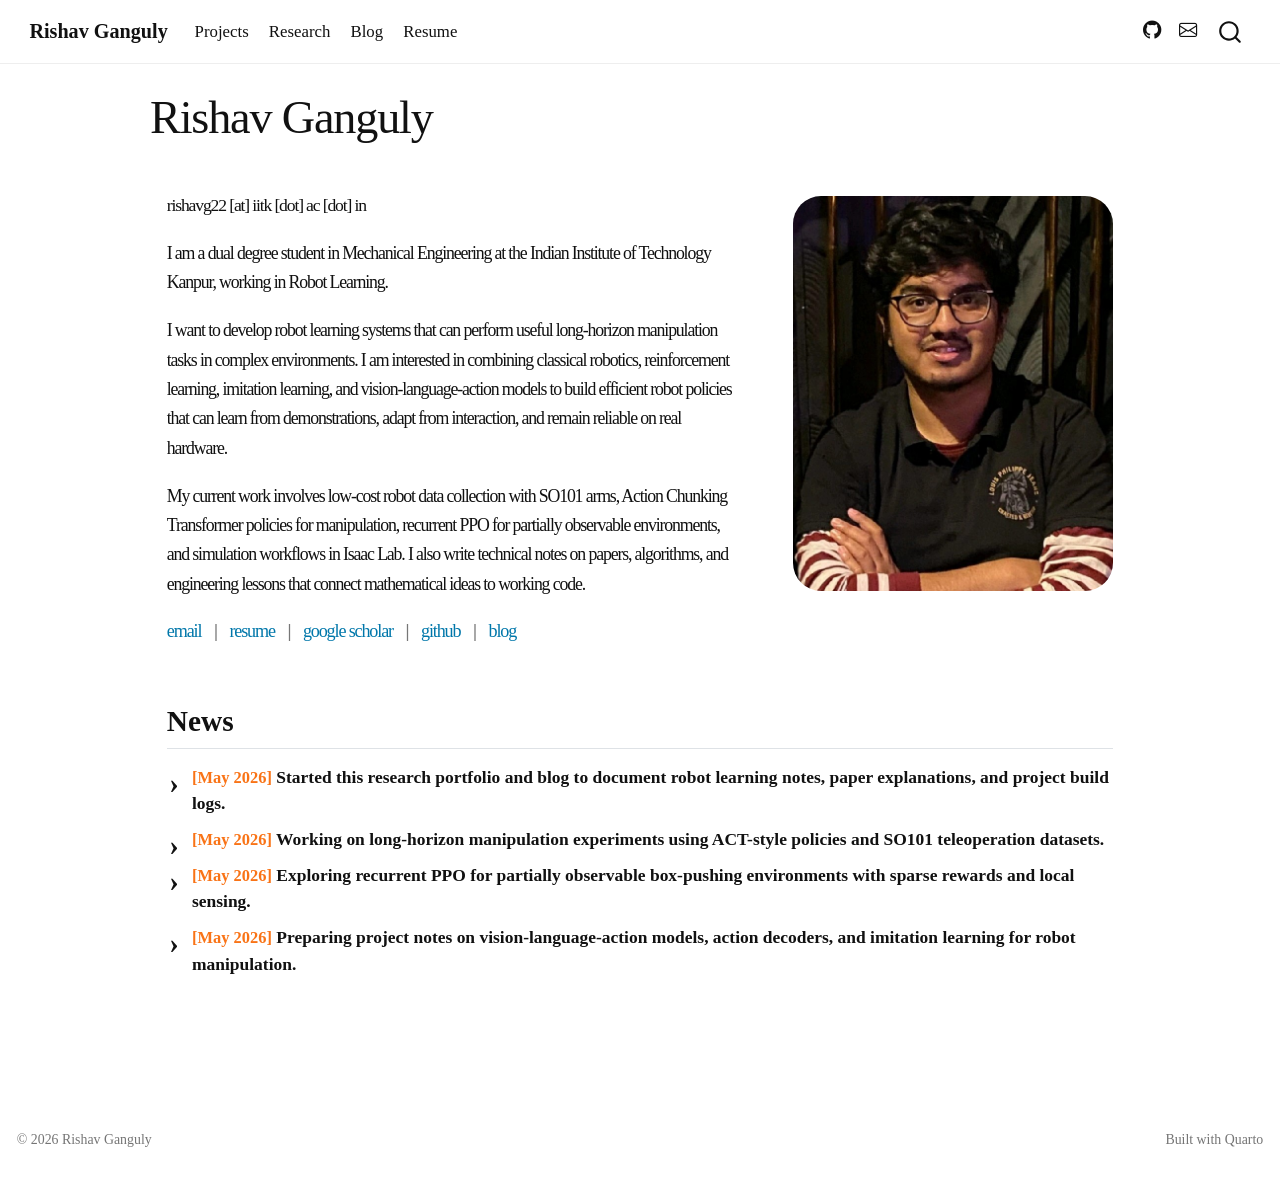
<file: index.html>
<!DOCTYPE html>
<html xmlns="http://www.w3.org/1999/xhtml" lang="en" xml:lang="en"><head>

<meta charset="utf-8">
<meta name="generator" content="quarto-1.9.37">

<meta name="viewport" content="width=device-width, initial-scale=1.0, user-scalable=yes">


<title>Rishav Ganguly</title>
<style>
/* Default styles provided by pandoc.
** See https://pandoc.org/MANUAL.html#variables-for-html for config info.
*/
code{white-space: pre-wrap;}
span.smallcaps{font-variant: small-caps;}
div.columns{display: flex; gap: min(4vw, 1.5em);}
div.column{flex: auto; overflow-x: auto;}
div.hanging-indent{margin-left: 1.5em; text-indent: -1.5em;}
ul.task-list{list-style: none;}
ul.task-list li input[type="checkbox"] {
  width: 0.8em;
  margin: 0 0.8em 0.2em -1em; /* quarto-specific, see https://github.com/quarto-dev/quarto-cli/issues/4556 */ 
  vertical-align: middle;
}
</style>


<script src="site_libs/quarto-nav/quarto-nav.js"></script>
<script src="site_libs/quarto-nav/headroom.min.js"></script>
<script src="site_libs/clipboard/clipboard.min.js"></script>
<script src="site_libs/quarto-search/autocomplete.umd.js"></script>
<script src="site_libs/quarto-search/fuse.min.js"></script>
<script src="site_libs/quarto-search/quarto-search.js"></script>
<meta name="quarto:offset" content="./">
<script src="site_libs/quarto-html/quarto.js" type="module"></script>
<script src="site_libs/quarto-html/tabsets/tabsets.js" type="module"></script>
<script src="site_libs/quarto-html/popper.min.js"></script>
<script src="site_libs/quarto-html/tippy.umd.min.js"></script>
<script src="site_libs/quarto-html/anchor.min.js"></script>
<link href="site_libs/quarto-html/tippy.css" rel="stylesheet">
<link href="site_libs/quarto-html/quarto-syntax-highlighting-93bdecd2dc2603caa7018afb3525f449.css" rel="stylesheet" id="quarto-text-highlighting-styles">
<script src="site_libs/bootstrap/bootstrap.min.js"></script>
<link href="site_libs/bootstrap/bootstrap-icons.css" rel="stylesheet">
<link href="site_libs/bootstrap/bootstrap-15ab7f120959abaff44b6d0025bed884.min.css" rel="stylesheet" append-hash="true" id="quarto-bootstrap" data-mode="light">
<script id="quarto-search-options" type="application/json">{
  "location": "navbar",
  "copy-button": false,
  "collapse-after": 3,
  "panel-placement": "end",
  "type": "overlay",
  "limit": 50,
  "keyboard-shortcut": [
    "f",
    "/",
    "s"
  ],
  "show-item-context": false,
  "language": {
    "search-no-results-text": "No results",
    "search-matching-documents-text": "matching documents",
    "search-copy-link-title": "Copy link to search",
    "search-hide-matches-text": "Hide additional matches",
    "search-more-match-text": "more match in this document",
    "search-more-matches-text": "more matches in this document",
    "search-clear-button-title": "Clear",
    "search-text-placeholder": "",
    "search-detached-cancel-button-title": "Cancel",
    "search-submit-button-title": "Submit",
    "search-label": "Search"
  }
}</script>
<style>html{ scroll-behavior: smooth; }</style>


</head>

<body class="nav-fixed quarto-light">

<div id="quarto-search-results"></div>
  <header id="quarto-header" class="headroom fixed-top">
    <nav class="navbar navbar-expand-lg " data-bs-theme="dark">
      <div class="navbar-container container-fluid">
      <div class="navbar-brand-container mx-auto">
    <a class="navbar-brand" href="./index.html">
    <span class="navbar-title">Rishav Ganguly</span>
    </a>
  </div>
            <div id="quarto-search" class="" title="Search"></div>
          <button class="navbar-toggler" type="button" data-bs-toggle="collapse" data-bs-target="#navbarCollapse" aria-controls="navbarCollapse" role="menu" aria-expanded="false" aria-label="Toggle navigation" onclick="if (window.quartoToggleHeadroom) { window.quartoToggleHeadroom(); }">
  <span class="navbar-toggler-icon"></span>
</button>
          <div class="collapse navbar-collapse" id="navbarCollapse">
            <ul class="navbar-nav navbar-nav-scroll me-auto">
  <li class="nav-item">
    <a class="nav-link" href="./projects.html"> 
<span class="menu-text">Projects</span></a>
  </li>  
  <li class="nav-item">
    <a class="nav-link" href="./research.html"> 
<span class="menu-text">Research</span></a>
  </li>  
  <li class="nav-item">
    <a class="nav-link" href="./blog.html"> 
<span class="menu-text">Blog</span></a>
  </li>  
  <li class="nav-item">
    <a class="nav-link" href="https://drive.google.com/file/d/14EH48bHUWjHzkDU64A8buA190AhgrV0b/view?usp=sharing" target="_blank"> 
<span class="menu-text">Resume</span></a>
  </li>  
</ul>
            <ul class="navbar-nav navbar-nav-scroll ms-auto">
  <li class="nav-item compact">
    <a class="nav-link" href="https://github.com/rishavIITK22"> <i class="bi bi-github" role="img">
</i> 
<span class="menu-text"></span></a>
  </li>  
  <li class="nav-item compact">
    <a class="nav-link" href="mailto:rishavg22@iitk.ac.in"> <i class="bi bi-envelope" role="img">
</i> 
<span class="menu-text"></span></a>
  </li>  
</ul>
          </div> <!-- /navcollapse -->
            <div class="quarto-navbar-tools">
</div>
      </div> <!-- /container-fluid -->
    </nav>
</header>
<!-- content -->
<div id="quarto-content" class="quarto-container page-columns page-rows-contents page-layout-full page-navbar">
<!-- sidebar -->
<!-- margin-sidebar -->
    <div id="quarto-margin-sidebar" class="sidebar margin-sidebar zindex-bottom">
        
    </div>
<!-- main -->
<main class="content column-page" id="quarto-document-content"><header id="title-block-header" class="quarto-title-block"><h1 class="intro-name title display-7">Rishav Ganguly</h1></header>




<div class="home-wrap">
<div class="intro-grid">
<section id="rishav-ganguly" class="level1 intro-name">

<div class="email-line">
rishavg22 [at] iitk [dot] ac [dot] in
</div>
<p class="intro-text">
I am a dual degree student in Mechanical Engineering at the Indian Institute of Technology Kanpur, working in Robot Learning.
</p>
<p class="intro-text">
I want to develop robot learning systems that can perform useful long-horizon manipulation tasks in complex environments. I am interested in combining classical robotics, reinforcement learning, imitation learning, and vision-language-action models to build efficient robot policies that can learn from demonstrations, adapt from interaction, and remain reliable on real hardware.
</p>
<p class="intro-text">
My current work involves low-cost robot data collection with SO101 arms, Action Chunking Transformer policies for manipulation, recurrent PPO for partially observable environments, and simulation workflows in Isaac Lab. I also write technical notes on papers, algorithms, and engineering lessons that connect mathematical ideas to working code.
</p>
<div class="link-row">
<p><a href="mailto:rishavg22@iitk.ac.in">email</a> <span>|</span> <a href="https://drive.google.com/file/d/YOUR_RESUME_FILE_ID/view?usp=sharing" target="_blank">resume</a> <span>|</span> <a href="https://scholar.google.com" target="_blank">google scholar</a> <span>|</span> <a href="https://github.com/rishavg22" target="_blank">github</a> <span>|</span> <a href="./blog.html">blog</a></p>
</div>
</section>
<div>
<p><img src="assets/images/profile.jpg" class="profile-image" alt="Rishav Ganguly profile photo"></p>
</div>
</div>
<section id="news" class="level2 section-title">
<h2 class="section-title anchored" data-anchor-id="news">News</h2>
<ul class="news-list">
<li>
<span class="news-date">[May 2026]</span> Started this research portfolio and blog to document robot learning notes, paper explanations, and project build logs.
</li>
<li>
<span class="news-date">[May 2026]</span> Working on long-horizon manipulation experiments using ACT-style policies and SO101 teleoperation datasets.
</li>
<li>
<span class="news-date">[May 2026]</span> Exploring recurrent PPO for partially observable box-pushing environments with sparse rewards and local sensing.
</li>
<li>
<span class="news-date">[May 2026]</span> Preparing project notes on vision-language-action models, action decoders, and imitation learning for robot manipulation.
</li>
</ul>
</section>
</div>



</main> <!-- /main -->
<script id="quarto-html-after-body" type="application/javascript">
  window.document.addEventListener("DOMContentLoaded", function (event) {
    const icon = "";
    const anchorJS = new window.AnchorJS();
    anchorJS.options = {
      placement: 'right',
      icon: icon
    };
    anchorJS.add('.anchored');
    const isCodeAnnotation = (el) => {
      for (const clz of el.classList) {
        if (clz.startsWith('code-annotation-')) {                     
          return true;
        }
      }
      return false;
    }
    const onCopySuccess = function(e) {
      // button target
      const button = e.trigger;
      // don't keep focus
      button.blur();
      // flash "checked"
      button.classList.add('code-copy-button-checked');
      var currentTitle = button.getAttribute("title");
      button.setAttribute("title", "Copied!");
      let tooltip;
      if (window.bootstrap) {
        button.setAttribute("data-bs-toggle", "tooltip");
        button.setAttribute("data-bs-placement", "left");
        button.setAttribute("data-bs-title", "Copied!");
        tooltip = new bootstrap.Tooltip(button, 
          { trigger: "manual", 
            customClass: "code-copy-button-tooltip",
            offset: [0, -8]});
        tooltip.show();    
      }
      setTimeout(function() {
        if (tooltip) {
          tooltip.hide();
          button.removeAttribute("data-bs-title");
          button.removeAttribute("data-bs-toggle");
          button.removeAttribute("data-bs-placement");
        }
        button.setAttribute("title", currentTitle);
        button.classList.remove('code-copy-button-checked');
      }, 1000);
      // clear code selection
      e.clearSelection();
    }
    const getTextToCopy = function(trigger) {
      const outerScaffold = trigger.parentElement.cloneNode(true);
      const codeEl = outerScaffold.querySelector('code');
      for (const childEl of codeEl.children) {
        if (isCodeAnnotation(childEl)) {
          childEl.remove();
        }
      }
      return codeEl.innerText;
    }
    const clipboard = new window.ClipboardJS('.code-copy-button:not([data-in-quarto-modal])', {
      text: getTextToCopy
    });
    clipboard.on('success', onCopySuccess);
    if (window.document.getElementById('quarto-embedded-source-code-modal')) {
      const clipboardModal = new window.ClipboardJS('.code-copy-button[data-in-quarto-modal]', {
        text: getTextToCopy,
        container: window.document.getElementById('quarto-embedded-source-code-modal')
      });
      clipboardModal.on('success', onCopySuccess);
    }
      var localhostRegex = new RegExp(/^(?:http|https):\/\/localhost\:?[0-9]*\//);
      var mailtoRegex = new RegExp(/^mailto:/);
        var filterRegex = new RegExp("https:\/\/rishaviitk22\.github\.io");
      var isInternal = (href) => {
          return filterRegex.test(href) || localhostRegex.test(href) || mailtoRegex.test(href);
      }
      // Inspect non-navigation links and adorn them if external
     var links = window.document.querySelectorAll('a[href]:not(.nav-link):not(.navbar-brand):not(.toc-action):not(.sidebar-link):not(.sidebar-item-toggle):not(.pagination-link):not(.no-external):not([aria-hidden]):not(.dropdown-item):not(.quarto-navigation-tool):not(.about-link)');
      for (var i=0; i<links.length; i++) {
        const link = links[i];
        if (!isInternal(link.href)) {
          // undo the damage that might have been done by quarto-nav.js in the case of
          // links that we want to consider external
          if (link.dataset.originalHref !== undefined) {
            link.href = link.dataset.originalHref;
          }
            // target, if specified
            link.setAttribute("target", "_blank");
            if (link.getAttribute("rel") === null) {
              link.setAttribute("rel", "noopener");
            }
        }
      }
    function tippyHover(el, contentFn, onTriggerFn, onUntriggerFn) {
      const config = {
        allowHTML: true,
        maxWidth: 500,
        delay: 100,
        arrow: false,
        appendTo: function(el) {
            return el.parentElement;
        },
        interactive: true,
        interactiveBorder: 10,
        theme: 'quarto',
        placement: 'bottom-start',
      };
      if (contentFn) {
        config.content = contentFn;
      }
      if (onTriggerFn) {
        config.onTrigger = onTriggerFn;
      }
      if (onUntriggerFn) {
        config.onUntrigger = onUntriggerFn;
      }
      window.tippy(el, config); 
    }
    const noterefs = window.document.querySelectorAll('a[role="doc-noteref"]');
    for (var i=0; i<noterefs.length; i++) {
      const ref = noterefs[i];
      tippyHover(ref, function() {
        // use id or data attribute instead here
        let href = ref.getAttribute('data-footnote-href') || ref.getAttribute('href');
        try { href = new URL(href).hash; } catch {}
        const id = href.replace(/^#\/?/, "");
        const note = window.document.getElementById(id);
        if (note) {
          return note.innerHTML;
        } else {
          return "";
        }
      });
    }
    const xrefs = window.document.querySelectorAll('a.quarto-xref');
    const processXRef = (id, note) => {
      // Strip column container classes
      const stripColumnClz = (el) => {
        el.classList.remove("page-full", "page-columns");
        if (el.children) {
          for (const child of el.children) {
            stripColumnClz(child);
          }
        }
      }
      stripColumnClz(note)
      if (id === null || id.startsWith('sec-')) {
        // Special case sections, only their first couple elements
        const container = document.createElement("div");
        if (note.children && note.children.length > 2) {
          container.appendChild(note.children[0].cloneNode(true));
          for (let i = 1; i < note.children.length; i++) {
            const child = note.children[i];
            if (child.tagName === "P" && child.innerText === "") {
              continue;
            } else {
              container.appendChild(child.cloneNode(true));
              break;
            }
          }
          if (window.Quarto?.typesetMath) {
            window.Quarto.typesetMath(container);
          }
          return container.innerHTML
        } else {
          if (window.Quarto?.typesetMath) {
            window.Quarto.typesetMath(note);
          }
          return note.innerHTML;
        }
      } else {
        // Remove any anchor links if they are present
        const anchorLink = note.querySelector('a.anchorjs-link');
        if (anchorLink) {
          anchorLink.remove();
        }
        if (window.Quarto?.typesetMath) {
          window.Quarto.typesetMath(note);
        }
        if (note.classList.contains("callout")) {
          return note.outerHTML;
        } else {
          return note.innerHTML;
        }
      }
    }
    for (var i=0; i<xrefs.length; i++) {
      const xref = xrefs[i];
      tippyHover(xref, undefined, function(instance) {
        instance.disable();
        let url = xref.getAttribute('href');
        let hash = undefined; 
        if (url.startsWith('#')) {
          hash = url;
        } else {
          try { hash = new URL(url).hash; } catch {}
        }
        if (hash) {
          const id = hash.replace(/^#\/?/, "");
          const note = window.document.getElementById(id);
          if (note !== null) {
            try {
              const html = processXRef(id, note.cloneNode(true));
              instance.setContent(html);
            } finally {
              instance.enable();
              instance.show();
            }
          } else {
            // See if we can fetch this
            fetch(url.split('#')[0])
            .then(res => res.text())
            .then(html => {
              const parser = new DOMParser();
              const htmlDoc = parser.parseFromString(html, "text/html");
              const note = htmlDoc.getElementById(id);
              if (note !== null) {
                const html = processXRef(id, note);
                instance.setContent(html);
              } 
            }).finally(() => {
              instance.enable();
              instance.show();
            });
          }
        } else {
          // See if we can fetch a full url (with no hash to target)
          // This is a special case and we should probably do some content thinning / targeting
          fetch(url)
          .then(res => res.text())
          .then(html => {
            const parser = new DOMParser();
            const htmlDoc = parser.parseFromString(html, "text/html");
            const note = htmlDoc.querySelector('main.content');
            if (note !== null) {
              // This should only happen for chapter cross references
              // (since there is no id in the URL)
              // remove the first header
              if (note.children.length > 0 && note.children[0].tagName === "HEADER") {
                note.children[0].remove();
              }
              const html = processXRef(null, note);
              instance.setContent(html);
            } 
          }).finally(() => {
            instance.enable();
            instance.show();
          });
        }
      }, function(instance) {
      });
    }
        let selectedAnnoteEl;
        const selectorForAnnotation = ( cell, annotation) => {
          let cellAttr = 'data-code-cell="' + cell + '"';
          let lineAttr = 'data-code-annotation="' +  annotation + '"';
          const selector = 'span[' + cellAttr + '][' + lineAttr + ']';
          return selector;
        }
        const selectCodeLines = (annoteEl) => {
          const doc = window.document;
          const targetCell = annoteEl.getAttribute("data-target-cell");
          const targetAnnotation = annoteEl.getAttribute("data-target-annotation");
          const annoteSpan = window.document.querySelector(selectorForAnnotation(targetCell, targetAnnotation));
          const lines = annoteSpan.getAttribute("data-code-lines").split(",");
          const lineIds = lines.map((line) => {
            return targetCell + "-" + line;
          })
          let top = null;
          let height = null;
          let parent = null;
          if (lineIds.length > 0) {
              //compute the position of the single el (top and bottom and make a div)
              const el = window.document.getElementById(lineIds[0]);
              top = el.offsetTop;
              height = el.offsetHeight;
              parent = el.parentElement.parentElement;
            if (lineIds.length > 1) {
              const lastEl = window.document.getElementById(lineIds[lineIds.length - 1]);
              const bottom = lastEl.offsetTop + lastEl.offsetHeight;
              height = bottom - top;
            }
            if (top !== null && height !== null && parent !== null) {
              // cook up a div (if necessary) and position it 
              let div = window.document.getElementById("code-annotation-line-highlight");
              if (div === null) {
                div = window.document.createElement("div");
                div.setAttribute("id", "code-annotation-line-highlight");
                div.style.position = 'absolute';
                parent.appendChild(div);
              }
              div.style.top = top - 2 + "px";
              div.style.height = height + 4 + "px";
              div.style.left = 0;
              let gutterDiv = window.document.getElementById("code-annotation-line-highlight-gutter");
              if (gutterDiv === null) {
                gutterDiv = window.document.createElement("div");
                gutterDiv.setAttribute("id", "code-annotation-line-highlight-gutter");
                gutterDiv.style.position = 'absolute';
                const codeCell = window.document.getElementById(targetCell);
                const gutter = codeCell.querySelector('.code-annotation-gutter');
                gutter.appendChild(gutterDiv);
              }
              gutterDiv.style.top = top - 2 + "px";
              gutterDiv.style.height = height + 4 + "px";
            }
            selectedAnnoteEl = annoteEl;
          }
        };
        const unselectCodeLines = () => {
          const elementsIds = ["code-annotation-line-highlight", "code-annotation-line-highlight-gutter"];
          elementsIds.forEach((elId) => {
            const div = window.document.getElementById(elId);
            if (div) {
              div.remove();
            }
          });
          selectedAnnoteEl = undefined;
        };
          // Handle positioning of the toggle
      window.addEventListener(
        "resize",
        throttle(() => {
          elRect = undefined;
          if (selectedAnnoteEl) {
            selectCodeLines(selectedAnnoteEl);
          }
        }, 10)
      );
      function throttle(fn, ms) {
      let throttle = false;
      let timer;
        return (...args) => {
          if(!throttle) { // first call gets through
              fn.apply(this, args);
              throttle = true;
          } else { // all the others get throttled
              if(timer) clearTimeout(timer); // cancel #2
              timer = setTimeout(() => {
                fn.apply(this, args);
                timer = throttle = false;
              }, ms);
          }
        };
      }
        // Attach click handler to the DT
        const annoteDls = window.document.querySelectorAll('dt[data-target-cell]');
        for (const annoteDlNode of annoteDls) {
          annoteDlNode.addEventListener('click', (event) => {
            const clickedEl = event.target;
            if (clickedEl !== selectedAnnoteEl) {
              unselectCodeLines();
              const activeEl = window.document.querySelector('dt[data-target-cell].code-annotation-active');
              if (activeEl) {
                activeEl.classList.remove('code-annotation-active');
              }
              selectCodeLines(clickedEl);
              clickedEl.classList.add('code-annotation-active');
            } else {
              // Unselect the line
              unselectCodeLines();
              clickedEl.classList.remove('code-annotation-active');
            }
          });
        }
    const findCites = (el) => {
      const parentEl = el.parentElement;
      if (parentEl) {
        const cites = parentEl.dataset.cites;
        if (cites) {
          return {
            el,
            cites: cites.split(' ')
          };
        } else {
          return findCites(el.parentElement)
        }
      } else {
        return undefined;
      }
    };
    var bibliorefs = window.document.querySelectorAll('a[role="doc-biblioref"]');
    for (var i=0; i<bibliorefs.length; i++) {
      const ref = bibliorefs[i];
      const citeInfo = findCites(ref);
      if (citeInfo) {
        tippyHover(citeInfo.el, function() {
          var popup = window.document.createElement('div');
          citeInfo.cites.forEach(function(cite) {
            var citeDiv = window.document.createElement('div');
            citeDiv.classList.add('hanging-indent');
            citeDiv.classList.add('csl-entry');
            var biblioDiv = window.document.getElementById('ref-' + cite);
            if (biblioDiv) {
              citeDiv.innerHTML = biblioDiv.innerHTML;
            }
            popup.appendChild(citeDiv);
          });
          return popup.innerHTML;
        });
      }
    }
  });
  </script>
</div> <!-- /content -->
<footer class="footer">
  <div class="nav-footer">
    <div class="nav-footer-left">
<p>© 2026 Rishav Ganguly</p>
</div>   
    <div class="nav-footer-center">
      &nbsp;
    </div>
    <div class="nav-footer-right">
<p>Built with Quarto</p>
</div>
  </div>
</footer>




<script src="site_libs/quarto-html/zenscroll-min.js"></script>
</body></html>
</file>
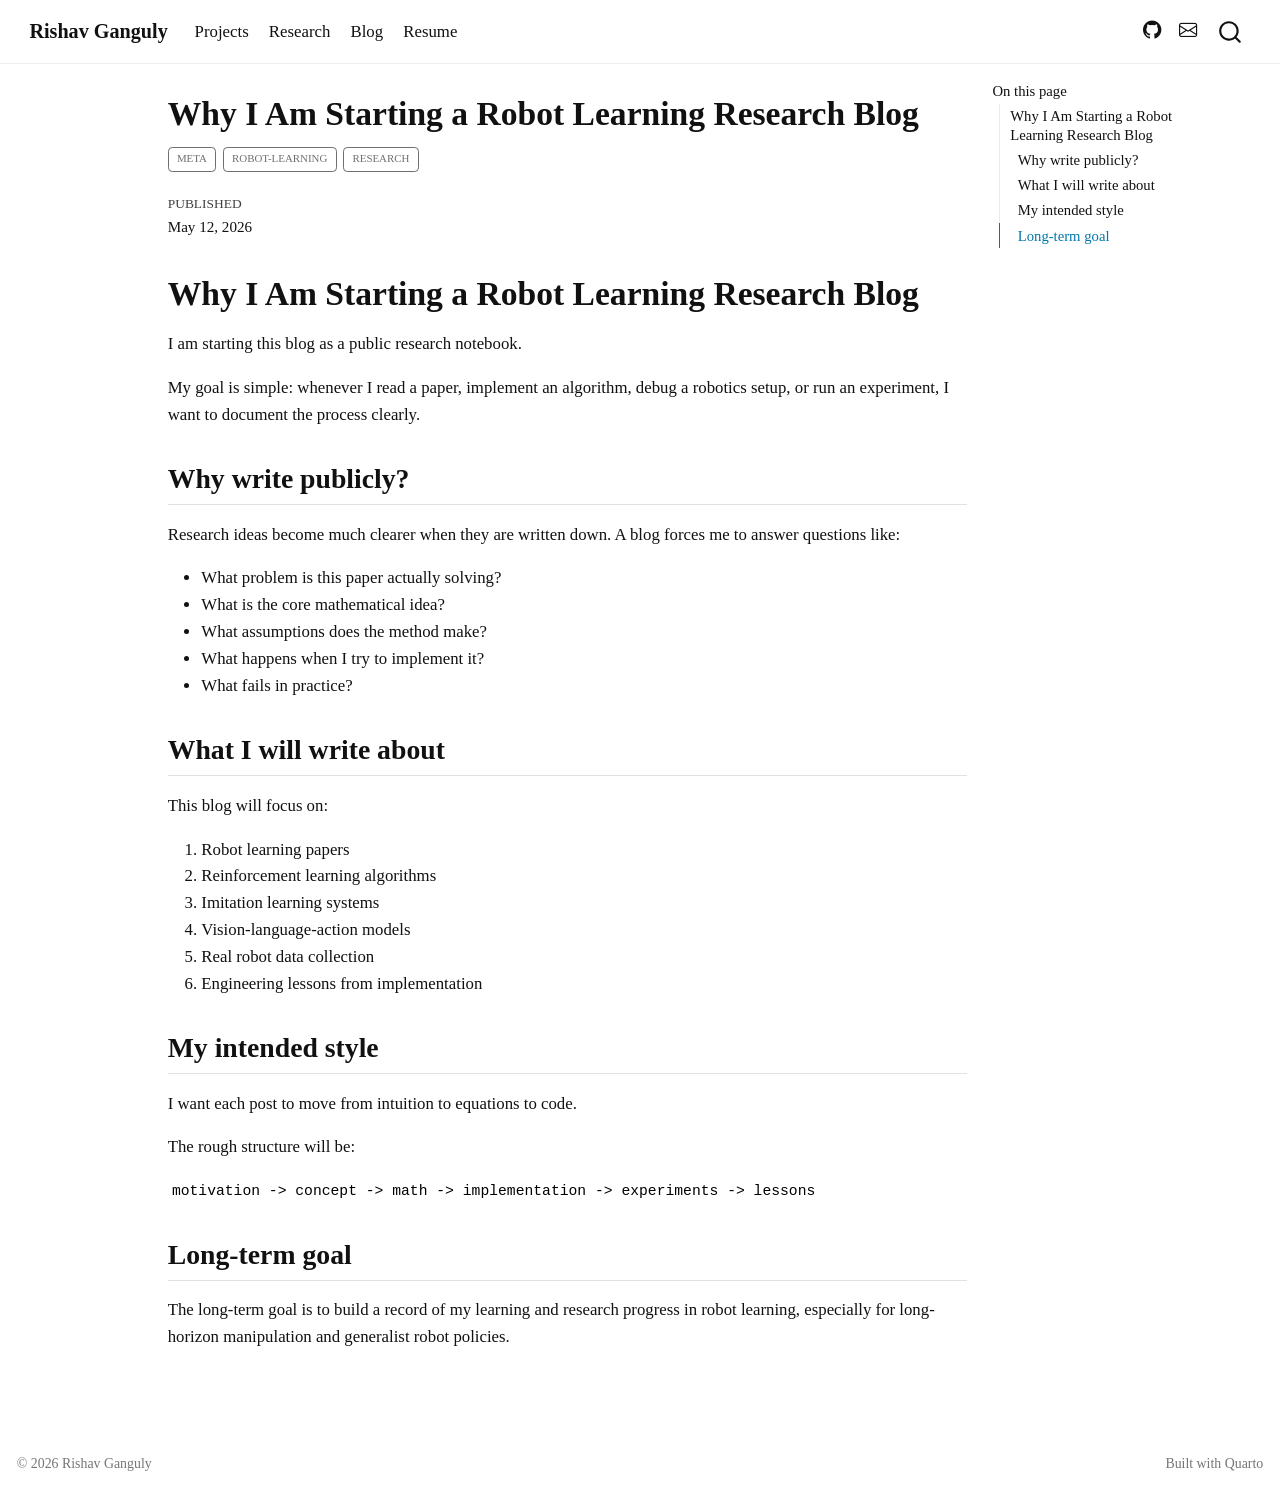
<file: posts/2026-05-why-this-blog/index.html>
<!DOCTYPE html>
<html xmlns="http://www.w3.org/1999/xhtml" lang="en" xml:lang="en"><head>

<meta charset="utf-8">
<meta name="generator" content="quarto-1.9.37">

<meta name="viewport" content="width=device-width, initial-scale=1.0, user-scalable=yes">

<meta name="dcterms.date" content="2026-05-12">

<title>Why I Am Starting a Robot Learning Research Blog – Rishav Ganguly</title>
<style>
/* Default styles provided by pandoc.
** See https://pandoc.org/MANUAL.html#variables-for-html for config info.
*/
code{white-space: pre-wrap;}
span.smallcaps{font-variant: small-caps;}
div.columns{display: flex; gap: min(4vw, 1.5em);}
div.column{flex: auto; overflow-x: auto;}
div.hanging-indent{margin-left: 1.5em; text-indent: -1.5em;}
ul.task-list{list-style: none;}
ul.task-list li input[type="checkbox"] {
  width: 0.8em;
  margin: 0 0.8em 0.2em -1em; /* quarto-specific, see https://github.com/quarto-dev/quarto-cli/issues/4556 */ 
  vertical-align: middle;
}
</style>


<script src="../../site_libs/quarto-nav/quarto-nav.js"></script>
<script src="../../site_libs/quarto-nav/headroom.min.js"></script>
<script src="../../site_libs/clipboard/clipboard.min.js"></script>
<script src="../../site_libs/quarto-search/autocomplete.umd.js"></script>
<script src="../../site_libs/quarto-search/fuse.min.js"></script>
<script src="../../site_libs/quarto-search/quarto-search.js"></script>
<meta name="quarto:offset" content="../../">
<script src="../../site_libs/quarto-html/quarto.js" type="module"></script>
<script src="../../site_libs/quarto-html/tabsets/tabsets.js" type="module"></script>
<script src="../../site_libs/quarto-html/popper.min.js"></script>
<script src="../../site_libs/quarto-html/tippy.umd.min.js"></script>
<script src="../../site_libs/quarto-html/anchor.min.js"></script>
<link href="../../site_libs/quarto-html/tippy.css" rel="stylesheet">
<link href="../../site_libs/quarto-html/quarto-syntax-highlighting-93bdecd2dc2603caa7018afb3525f449.css" rel="stylesheet" id="quarto-text-highlighting-styles">
<script src="../../site_libs/bootstrap/bootstrap.min.js"></script>
<link href="../../site_libs/bootstrap/bootstrap-icons.css" rel="stylesheet">
<link href="../../site_libs/bootstrap/bootstrap-15ab7f120959abaff44b6d0025bed884.min.css" rel="stylesheet" append-hash="true" id="quarto-bootstrap" data-mode="light">
<script id="quarto-search-options" type="application/json">{
  "location": "navbar",
  "copy-button": false,
  "collapse-after": 3,
  "panel-placement": "end",
  "type": "overlay",
  "limit": 50,
  "keyboard-shortcut": [
    "f",
    "/",
    "s"
  ],
  "show-item-context": false,
  "language": {
    "search-no-results-text": "No results",
    "search-matching-documents-text": "matching documents",
    "search-copy-link-title": "Copy link to search",
    "search-hide-matches-text": "Hide additional matches",
    "search-more-match-text": "more match in this document",
    "search-more-matches-text": "more matches in this document",
    "search-clear-button-title": "Clear",
    "search-text-placeholder": "",
    "search-detached-cancel-button-title": "Cancel",
    "search-submit-button-title": "Submit",
    "search-label": "Search"
  }
}</script>
<style>html{ scroll-behavior: smooth; }</style>


</head>

<body class="nav-fixed quarto-light">

<div id="quarto-search-results"></div>
  <header id="quarto-header" class="headroom fixed-top">
    <nav class="navbar navbar-expand-lg " data-bs-theme="dark">
      <div class="navbar-container container-fluid">
      <div class="navbar-brand-container mx-auto">
    <a class="navbar-brand" href="../../index.html">
    <span class="navbar-title">Rishav Ganguly</span>
    </a>
  </div>
            <div id="quarto-search" class="" title="Search"></div>
          <button class="navbar-toggler" type="button" data-bs-toggle="collapse" data-bs-target="#navbarCollapse" aria-controls="navbarCollapse" role="menu" aria-expanded="false" aria-label="Toggle navigation" onclick="if (window.quartoToggleHeadroom) { window.quartoToggleHeadroom(); }">
  <span class="navbar-toggler-icon"></span>
</button>
          <div class="collapse navbar-collapse" id="navbarCollapse">
            <ul class="navbar-nav navbar-nav-scroll me-auto">
  <li class="nav-item">
    <a class="nav-link" href="../../projects.html"> 
<span class="menu-text">Projects</span></a>
  </li>  
  <li class="nav-item">
    <a class="nav-link" href="../../research.html"> 
<span class="menu-text">Research</span></a>
  </li>  
  <li class="nav-item">
    <a class="nav-link" href="../../blog.html"> 
<span class="menu-text">Blog</span></a>
  </li>  
  <li class="nav-item">
    <a class="nav-link" href="https://drive.google.com/file/d/14EH48bHUWjHzkDU64A8buA190AhgrV0b/view?usp=sharing" target="_blank"> 
<span class="menu-text">Resume</span></a>
  </li>  
</ul>
            <ul class="navbar-nav navbar-nav-scroll ms-auto">
  <li class="nav-item compact">
    <a class="nav-link" href="https://github.com/rishavIITK22"> <i class="bi bi-github" role="img">
</i> 
<span class="menu-text"></span></a>
  </li>  
  <li class="nav-item compact">
    <a class="nav-link" href="mailto:rishavg22@iitk.ac.in"> <i class="bi bi-envelope" role="img">
</i> 
<span class="menu-text"></span></a>
  </li>  
</ul>
          </div> <!-- /navcollapse -->
            <div class="quarto-navbar-tools">
</div>
      </div> <!-- /container-fluid -->
    </nav>
</header>
<!-- content -->
<div id="quarto-content" class="quarto-container page-columns page-rows-contents page-layout-article page-navbar">
<!-- sidebar -->
<!-- margin-sidebar -->
    <div id="quarto-margin-sidebar" class="sidebar margin-sidebar">
        <nav id="TOC" role="doc-toc" class="toc-active">
    <h2 id="toc-title">On this page</h2>
   
  <ul>
  <li><a href="#why-i-am-starting-a-robot-learning-research-blog" id="toc-why-i-am-starting-a-robot-learning-research-blog" class="nav-link active" data-scroll-target="#why-i-am-starting-a-robot-learning-research-blog">Why I Am Starting a Robot Learning Research Blog</a>
  <ul class="collapse">
  <li><a href="#why-write-publicly" id="toc-why-write-publicly" class="nav-link" data-scroll-target="#why-write-publicly">Why write publicly?</a></li>
  <li><a href="#what-i-will-write-about" id="toc-what-i-will-write-about" class="nav-link" data-scroll-target="#what-i-will-write-about">What I will write about</a></li>
  <li><a href="#my-intended-style" id="toc-my-intended-style" class="nav-link" data-scroll-target="#my-intended-style">My intended style</a></li>
  <li><a href="#long-term-goal" id="toc-long-term-goal" class="nav-link" data-scroll-target="#long-term-goal">Long-term goal</a></li>
  </ul></li>
  </ul>
</nav>
    </div>
<!-- main -->
<main class="content" id="quarto-document-content">

<header id="title-block-header" class="quarto-title-block default">
<div class="quarto-title">
<h1 class="title">Why I Am Starting a Robot Learning Research Blog</h1>
  <div class="quarto-categories">
    <div class="quarto-category">meta</div>
    <div class="quarto-category">robot-learning</div>
    <div class="quarto-category">research</div>
  </div>
  </div>



<div class="quarto-title-meta">

    
    <div>
    <div class="quarto-title-meta-heading">Published</div>
    <div class="quarto-title-meta-contents">
      <p class="date">May 12, 2026</p>
    </div>
  </div>
  
    
  </div>
  


</header>


<section id="why-i-am-starting-a-robot-learning-research-blog" class="level1">
<h1>Why I Am Starting a Robot Learning Research Blog</h1>
<p>I am starting this blog as a public research notebook.</p>
<p>My goal is simple: whenever I read a paper, implement an algorithm, debug a robotics setup, or run an experiment, I want to document the process clearly.</p>
<section id="why-write-publicly" class="level2">
<h2 class="anchored" data-anchor-id="why-write-publicly">Why write publicly?</h2>
<p>Research ideas become much clearer when they are written down. A blog forces me to answer questions like:</p>
<ul>
<li>What problem is this paper actually solving?</li>
<li>What is the core mathematical idea?</li>
<li>What assumptions does the method make?</li>
<li>What happens when I try to implement it?</li>
<li>What fails in practice?</li>
</ul>
</section>
<section id="what-i-will-write-about" class="level2">
<h2 class="anchored" data-anchor-id="what-i-will-write-about">What I will write about</h2>
<p>This blog will focus on:</p>
<ol type="1">
<li>Robot learning papers</li>
<li>Reinforcement learning algorithms</li>
<li>Imitation learning systems</li>
<li>Vision-language-action models</li>
<li>Real robot data collection</li>
<li>Engineering lessons from implementation</li>
</ol>
</section>
<section id="my-intended-style" class="level2">
<h2 class="anchored" data-anchor-id="my-intended-style">My intended style</h2>
<p>I want each post to move from intuition to equations to code.</p>
<p>The rough structure will be:</p>
<pre class="text"><code>motivation -&gt; concept -&gt; math -&gt; implementation -&gt; experiments -&gt; lessons</code></pre>
</section>
<section id="long-term-goal" class="level2">
<h2 class="anchored" data-anchor-id="long-term-goal">Long-term goal</h2>
<p>The long-term goal is to build a record of my learning and research progress in robot learning, especially for long-horizon manipulation and generalist robot policies.</p>


</section>
</section>

</main> <!-- /main -->
<script id="quarto-html-after-body" type="application/javascript">
  window.document.addEventListener("DOMContentLoaded", function (event) {
    const icon = "";
    const anchorJS = new window.AnchorJS();
    anchorJS.options = {
      placement: 'right',
      icon: icon
    };
    anchorJS.add('.anchored');
    const isCodeAnnotation = (el) => {
      for (const clz of el.classList) {
        if (clz.startsWith('code-annotation-')) {                     
          return true;
        }
      }
      return false;
    }
    const onCopySuccess = function(e) {
      // button target
      const button = e.trigger;
      // don't keep focus
      button.blur();
      // flash "checked"
      button.classList.add('code-copy-button-checked');
      var currentTitle = button.getAttribute("title");
      button.setAttribute("title", "Copied!");
      let tooltip;
      if (window.bootstrap) {
        button.setAttribute("data-bs-toggle", "tooltip");
        button.setAttribute("data-bs-placement", "left");
        button.setAttribute("data-bs-title", "Copied!");
        tooltip = new bootstrap.Tooltip(button, 
          { trigger: "manual", 
            customClass: "code-copy-button-tooltip",
            offset: [0, -8]});
        tooltip.show();    
      }
      setTimeout(function() {
        if (tooltip) {
          tooltip.hide();
          button.removeAttribute("data-bs-title");
          button.removeAttribute("data-bs-toggle");
          button.removeAttribute("data-bs-placement");
        }
        button.setAttribute("title", currentTitle);
        button.classList.remove('code-copy-button-checked');
      }, 1000);
      // clear code selection
      e.clearSelection();
    }
    const getTextToCopy = function(trigger) {
      const outerScaffold = trigger.parentElement.cloneNode(true);
      const codeEl = outerScaffold.querySelector('code');
      for (const childEl of codeEl.children) {
        if (isCodeAnnotation(childEl)) {
          childEl.remove();
        }
      }
      return codeEl.innerText;
    }
    const clipboard = new window.ClipboardJS('.code-copy-button:not([data-in-quarto-modal])', {
      text: getTextToCopy
    });
    clipboard.on('success', onCopySuccess);
    if (window.document.getElementById('quarto-embedded-source-code-modal')) {
      const clipboardModal = new window.ClipboardJS('.code-copy-button[data-in-quarto-modal]', {
        text: getTextToCopy,
        container: window.document.getElementById('quarto-embedded-source-code-modal')
      });
      clipboardModal.on('success', onCopySuccess);
    }
      var localhostRegex = new RegExp(/^(?:http|https):\/\/localhost\:?[0-9]*\//);
      var mailtoRegex = new RegExp(/^mailto:/);
        var filterRegex = new RegExp("https:\/\/rishaviitk22\.github\.io");
      var isInternal = (href) => {
          return filterRegex.test(href) || localhostRegex.test(href) || mailtoRegex.test(href);
      }
      // Inspect non-navigation links and adorn them if external
     var links = window.document.querySelectorAll('a[href]:not(.nav-link):not(.navbar-brand):not(.toc-action):not(.sidebar-link):not(.sidebar-item-toggle):not(.pagination-link):not(.no-external):not([aria-hidden]):not(.dropdown-item):not(.quarto-navigation-tool):not(.about-link)');
      for (var i=0; i<links.length; i++) {
        const link = links[i];
        if (!isInternal(link.href)) {
          // undo the damage that might have been done by quarto-nav.js in the case of
          // links that we want to consider external
          if (link.dataset.originalHref !== undefined) {
            link.href = link.dataset.originalHref;
          }
            // target, if specified
            link.setAttribute("target", "_blank");
            if (link.getAttribute("rel") === null) {
              link.setAttribute("rel", "noopener");
            }
        }
      }
    function tippyHover(el, contentFn, onTriggerFn, onUntriggerFn) {
      const config = {
        allowHTML: true,
        maxWidth: 500,
        delay: 100,
        arrow: false,
        appendTo: function(el) {
            return el.parentElement;
        },
        interactive: true,
        interactiveBorder: 10,
        theme: 'quarto',
        placement: 'bottom-start',
      };
      if (contentFn) {
        config.content = contentFn;
      }
      if (onTriggerFn) {
        config.onTrigger = onTriggerFn;
      }
      if (onUntriggerFn) {
        config.onUntrigger = onUntriggerFn;
      }
      window.tippy(el, config); 
    }
    const noterefs = window.document.querySelectorAll('a[role="doc-noteref"]');
    for (var i=0; i<noterefs.length; i++) {
      const ref = noterefs[i];
      tippyHover(ref, function() {
        // use id or data attribute instead here
        let href = ref.getAttribute('data-footnote-href') || ref.getAttribute('href');
        try { href = new URL(href).hash; } catch {}
        const id = href.replace(/^#\/?/, "");
        const note = window.document.getElementById(id);
        if (note) {
          return note.innerHTML;
        } else {
          return "";
        }
      });
    }
    const xrefs = window.document.querySelectorAll('a.quarto-xref');
    const processXRef = (id, note) => {
      // Strip column container classes
      const stripColumnClz = (el) => {
        el.classList.remove("page-full", "page-columns");
        if (el.children) {
          for (const child of el.children) {
            stripColumnClz(child);
          }
        }
      }
      stripColumnClz(note)
      if (id === null || id.startsWith('sec-')) {
        // Special case sections, only their first couple elements
        const container = document.createElement("div");
        if (note.children && note.children.length > 2) {
          container.appendChild(note.children[0].cloneNode(true));
          for (let i = 1; i < note.children.length; i++) {
            const child = note.children[i];
            if (child.tagName === "P" && child.innerText === "") {
              continue;
            } else {
              container.appendChild(child.cloneNode(true));
              break;
            }
          }
          if (window.Quarto?.typesetMath) {
            window.Quarto.typesetMath(container);
          }
          return container.innerHTML
        } else {
          if (window.Quarto?.typesetMath) {
            window.Quarto.typesetMath(note);
          }
          return note.innerHTML;
        }
      } else {
        // Remove any anchor links if they are present
        const anchorLink = note.querySelector('a.anchorjs-link');
        if (anchorLink) {
          anchorLink.remove();
        }
        if (window.Quarto?.typesetMath) {
          window.Quarto.typesetMath(note);
        }
        if (note.classList.contains("callout")) {
          return note.outerHTML;
        } else {
          return note.innerHTML;
        }
      }
    }
    for (var i=0; i<xrefs.length; i++) {
      const xref = xrefs[i];
      tippyHover(xref, undefined, function(instance) {
        instance.disable();
        let url = xref.getAttribute('href');
        let hash = undefined; 
        if (url.startsWith('#')) {
          hash = url;
        } else {
          try { hash = new URL(url).hash; } catch {}
        }
        if (hash) {
          const id = hash.replace(/^#\/?/, "");
          const note = window.document.getElementById(id);
          if (note !== null) {
            try {
              const html = processXRef(id, note.cloneNode(true));
              instance.setContent(html);
            } finally {
              instance.enable();
              instance.show();
            }
          } else {
            // See if we can fetch this
            fetch(url.split('#')[0])
            .then(res => res.text())
            .then(html => {
              const parser = new DOMParser();
              const htmlDoc = parser.parseFromString(html, "text/html");
              const note = htmlDoc.getElementById(id);
              if (note !== null) {
                const html = processXRef(id, note);
                instance.setContent(html);
              } 
            }).finally(() => {
              instance.enable();
              instance.show();
            });
          }
        } else {
          // See if we can fetch a full url (with no hash to target)
          // This is a special case and we should probably do some content thinning / targeting
          fetch(url)
          .then(res => res.text())
          .then(html => {
            const parser = new DOMParser();
            const htmlDoc = parser.parseFromString(html, "text/html");
            const note = htmlDoc.querySelector('main.content');
            if (note !== null) {
              // This should only happen for chapter cross references
              // (since there is no id in the URL)
              // remove the first header
              if (note.children.length > 0 && note.children[0].tagName === "HEADER") {
                note.children[0].remove();
              }
              const html = processXRef(null, note);
              instance.setContent(html);
            } 
          }).finally(() => {
            instance.enable();
            instance.show();
          });
        }
      }, function(instance) {
      });
    }
        let selectedAnnoteEl;
        const selectorForAnnotation = ( cell, annotation) => {
          let cellAttr = 'data-code-cell="' + cell + '"';
          let lineAttr = 'data-code-annotation="' +  annotation + '"';
          const selector = 'span[' + cellAttr + '][' + lineAttr + ']';
          return selector;
        }
        const selectCodeLines = (annoteEl) => {
          const doc = window.document;
          const targetCell = annoteEl.getAttribute("data-target-cell");
          const targetAnnotation = annoteEl.getAttribute("data-target-annotation");
          const annoteSpan = window.document.querySelector(selectorForAnnotation(targetCell, targetAnnotation));
          const lines = annoteSpan.getAttribute("data-code-lines").split(",");
          const lineIds = lines.map((line) => {
            return targetCell + "-" + line;
          })
          let top = null;
          let height = null;
          let parent = null;
          if (lineIds.length > 0) {
              //compute the position of the single el (top and bottom and make a div)
              const el = window.document.getElementById(lineIds[0]);
              top = el.offsetTop;
              height = el.offsetHeight;
              parent = el.parentElement.parentElement;
            if (lineIds.length > 1) {
              const lastEl = window.document.getElementById(lineIds[lineIds.length - 1]);
              const bottom = lastEl.offsetTop + lastEl.offsetHeight;
              height = bottom - top;
            }
            if (top !== null && height !== null && parent !== null) {
              // cook up a div (if necessary) and position it 
              let div = window.document.getElementById("code-annotation-line-highlight");
              if (div === null) {
                div = window.document.createElement("div");
                div.setAttribute("id", "code-annotation-line-highlight");
                div.style.position = 'absolute';
                parent.appendChild(div);
              }
              div.style.top = top - 2 + "px";
              div.style.height = height + 4 + "px";
              div.style.left = 0;
              let gutterDiv = window.document.getElementById("code-annotation-line-highlight-gutter");
              if (gutterDiv === null) {
                gutterDiv = window.document.createElement("div");
                gutterDiv.setAttribute("id", "code-annotation-line-highlight-gutter");
                gutterDiv.style.position = 'absolute';
                const codeCell = window.document.getElementById(targetCell);
                const gutter = codeCell.querySelector('.code-annotation-gutter');
                gutter.appendChild(gutterDiv);
              }
              gutterDiv.style.top = top - 2 + "px";
              gutterDiv.style.height = height + 4 + "px";
            }
            selectedAnnoteEl = annoteEl;
          }
        };
        const unselectCodeLines = () => {
          const elementsIds = ["code-annotation-line-highlight", "code-annotation-line-highlight-gutter"];
          elementsIds.forEach((elId) => {
            const div = window.document.getElementById(elId);
            if (div) {
              div.remove();
            }
          });
          selectedAnnoteEl = undefined;
        };
          // Handle positioning of the toggle
      window.addEventListener(
        "resize",
        throttle(() => {
          elRect = undefined;
          if (selectedAnnoteEl) {
            selectCodeLines(selectedAnnoteEl);
          }
        }, 10)
      );
      function throttle(fn, ms) {
      let throttle = false;
      let timer;
        return (...args) => {
          if(!throttle) { // first call gets through
              fn.apply(this, args);
              throttle = true;
          } else { // all the others get throttled
              if(timer) clearTimeout(timer); // cancel #2
              timer = setTimeout(() => {
                fn.apply(this, args);
                timer = throttle = false;
              }, ms);
          }
        };
      }
        // Attach click handler to the DT
        const annoteDls = window.document.querySelectorAll('dt[data-target-cell]');
        for (const annoteDlNode of annoteDls) {
          annoteDlNode.addEventListener('click', (event) => {
            const clickedEl = event.target;
            if (clickedEl !== selectedAnnoteEl) {
              unselectCodeLines();
              const activeEl = window.document.querySelector('dt[data-target-cell].code-annotation-active');
              if (activeEl) {
                activeEl.classList.remove('code-annotation-active');
              }
              selectCodeLines(clickedEl);
              clickedEl.classList.add('code-annotation-active');
            } else {
              // Unselect the line
              unselectCodeLines();
              clickedEl.classList.remove('code-annotation-active');
            }
          });
        }
    const findCites = (el) => {
      const parentEl = el.parentElement;
      if (parentEl) {
        const cites = parentEl.dataset.cites;
        if (cites) {
          return {
            el,
            cites: cites.split(' ')
          };
        } else {
          return findCites(el.parentElement)
        }
      } else {
        return undefined;
      }
    };
    var bibliorefs = window.document.querySelectorAll('a[role="doc-biblioref"]');
    for (var i=0; i<bibliorefs.length; i++) {
      const ref = bibliorefs[i];
      const citeInfo = findCites(ref);
      if (citeInfo) {
        tippyHover(citeInfo.el, function() {
          var popup = window.document.createElement('div');
          citeInfo.cites.forEach(function(cite) {
            var citeDiv = window.document.createElement('div');
            citeDiv.classList.add('hanging-indent');
            citeDiv.classList.add('csl-entry');
            var biblioDiv = window.document.getElementById('ref-' + cite);
            if (biblioDiv) {
              citeDiv.innerHTML = biblioDiv.innerHTML;
            }
            popup.appendChild(citeDiv);
          });
          return popup.innerHTML;
        });
      }
    }
  });
  </script>
</div> <!-- /content -->
<footer class="footer">
  <div class="nav-footer">
    <div class="nav-footer-left">
<p>© 2026 Rishav Ganguly</p>
</div>   
    <div class="nav-footer-center">
      &nbsp;
    </div>
    <div class="nav-footer-right">
<p>Built with Quarto</p>
</div>
  </div>
</footer>




<script src="../../site_libs/quarto-html/zenscroll-min.js"></script>
</body></html>
</file>
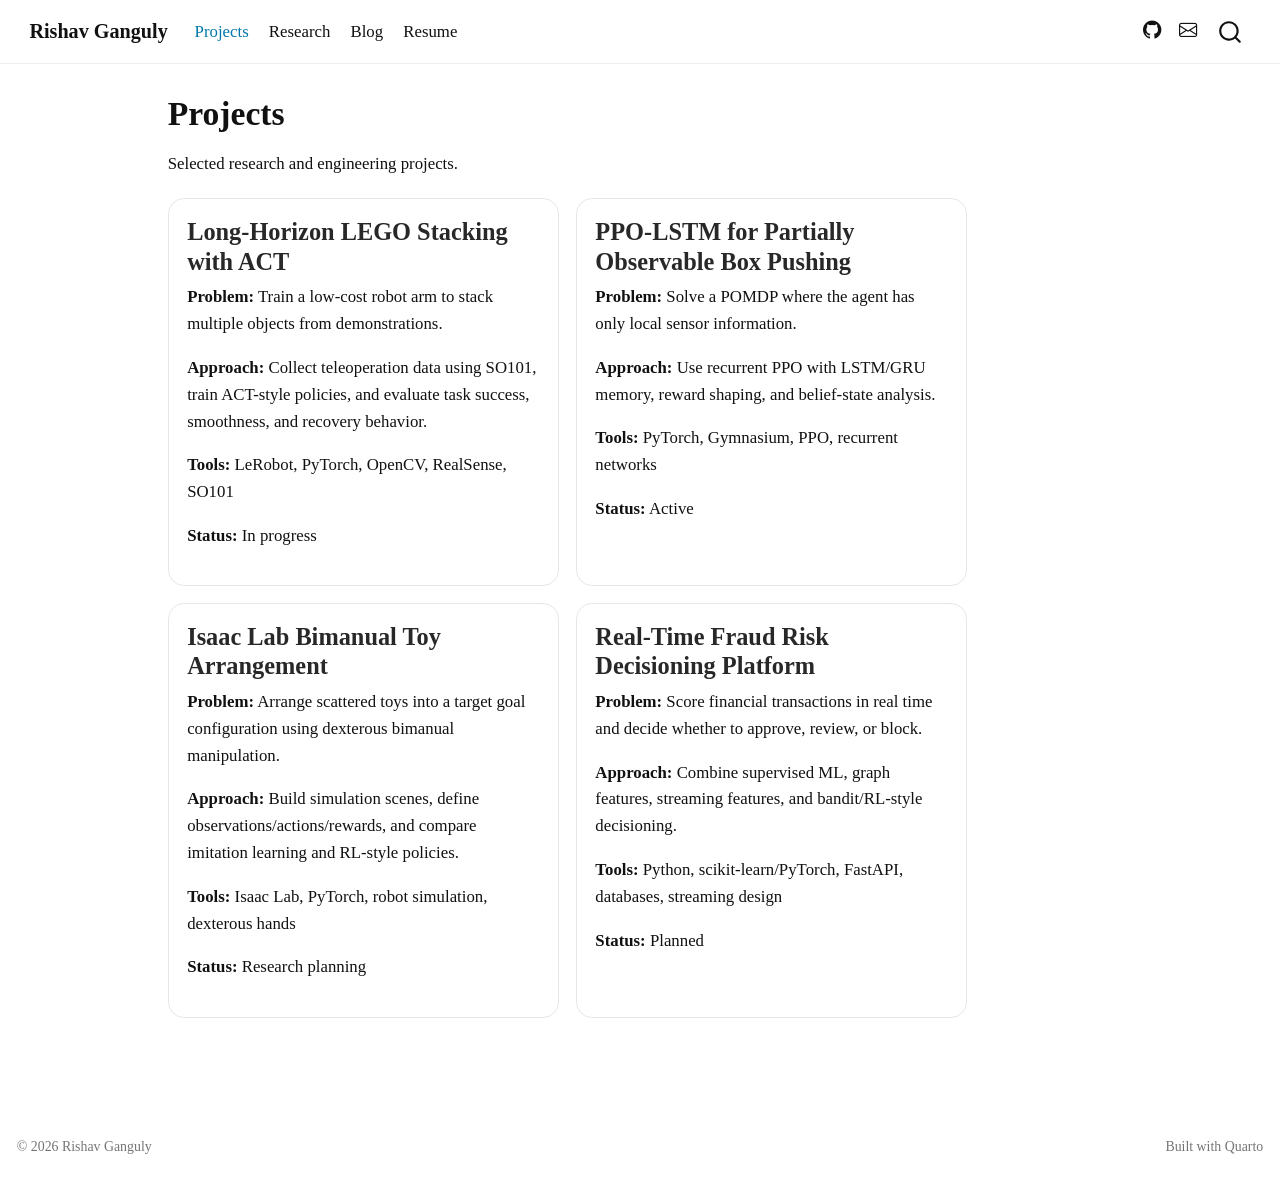
<file: projects.html>
<!DOCTYPE html>
<html xmlns="http://www.w3.org/1999/xhtml" lang="en" xml:lang="en"><head>

<meta charset="utf-8">
<meta name="generator" content="quarto-1.9.37">

<meta name="viewport" content="width=device-width, initial-scale=1.0, user-scalable=yes">


<title>Projects – Rishav Ganguly</title>
<style>
/* Default styles provided by pandoc.
** See https://pandoc.org/MANUAL.html#variables-for-html for config info.
*/
code{white-space: pre-wrap;}
span.smallcaps{font-variant: small-caps;}
div.columns{display: flex; gap: min(4vw, 1.5em);}
div.column{flex: auto; overflow-x: auto;}
div.hanging-indent{margin-left: 1.5em; text-indent: -1.5em;}
ul.task-list{list-style: none;}
ul.task-list li input[type="checkbox"] {
  width: 0.8em;
  margin: 0 0.8em 0.2em -1em; /* quarto-specific, see https://github.com/quarto-dev/quarto-cli/issues/4556 */ 
  vertical-align: middle;
}
</style>


<script src="site_libs/quarto-nav/quarto-nav.js"></script>
<script src="site_libs/quarto-nav/headroom.min.js"></script>
<script src="site_libs/clipboard/clipboard.min.js"></script>
<script src="site_libs/quarto-search/autocomplete.umd.js"></script>
<script src="site_libs/quarto-search/fuse.min.js"></script>
<script src="site_libs/quarto-search/quarto-search.js"></script>
<meta name="quarto:offset" content="./">
<script src="site_libs/quarto-html/quarto.js" type="module"></script>
<script src="site_libs/quarto-html/tabsets/tabsets.js" type="module"></script>
<script src="site_libs/quarto-html/popper.min.js"></script>
<script src="site_libs/quarto-html/tippy.umd.min.js"></script>
<script src="site_libs/quarto-html/anchor.min.js"></script>
<link href="site_libs/quarto-html/tippy.css" rel="stylesheet">
<link href="site_libs/quarto-html/quarto-syntax-highlighting-93bdecd2dc2603caa7018afb3525f449.css" rel="stylesheet" id="quarto-text-highlighting-styles">
<script src="site_libs/bootstrap/bootstrap.min.js"></script>
<link href="site_libs/bootstrap/bootstrap-icons.css" rel="stylesheet">
<link href="site_libs/bootstrap/bootstrap-15ab7f120959abaff44b6d0025bed884.min.css" rel="stylesheet" append-hash="true" id="quarto-bootstrap" data-mode="light">
<script id="quarto-search-options" type="application/json">{
  "location": "navbar",
  "copy-button": false,
  "collapse-after": 3,
  "panel-placement": "end",
  "type": "overlay",
  "limit": 50,
  "keyboard-shortcut": [
    "f",
    "/",
    "s"
  ],
  "show-item-context": false,
  "language": {
    "search-no-results-text": "No results",
    "search-matching-documents-text": "matching documents",
    "search-copy-link-title": "Copy link to search",
    "search-hide-matches-text": "Hide additional matches",
    "search-more-match-text": "more match in this document",
    "search-more-matches-text": "more matches in this document",
    "search-clear-button-title": "Clear",
    "search-text-placeholder": "",
    "search-detached-cancel-button-title": "Cancel",
    "search-submit-button-title": "Submit",
    "search-label": "Search"
  }
}</script>
<style>html{ scroll-behavior: smooth; }</style>


</head>

<body class="nav-fixed quarto-light">

<div id="quarto-search-results"></div>
  <header id="quarto-header" class="headroom fixed-top">
    <nav class="navbar navbar-expand-lg " data-bs-theme="dark">
      <div class="navbar-container container-fluid">
      <div class="navbar-brand-container mx-auto">
    <a class="navbar-brand" href="./index.html">
    <span class="navbar-title">Rishav Ganguly</span>
    </a>
  </div>
            <div id="quarto-search" class="" title="Search"></div>
          <button class="navbar-toggler" type="button" data-bs-toggle="collapse" data-bs-target="#navbarCollapse" aria-controls="navbarCollapse" role="menu" aria-expanded="false" aria-label="Toggle navigation" onclick="if (window.quartoToggleHeadroom) { window.quartoToggleHeadroom(); }">
  <span class="navbar-toggler-icon"></span>
</button>
          <div class="collapse navbar-collapse" id="navbarCollapse">
            <ul class="navbar-nav navbar-nav-scroll me-auto">
  <li class="nav-item">
    <a class="nav-link active" href="./projects.html" aria-current="page"> 
<span class="menu-text">Projects</span></a>
  </li>  
  <li class="nav-item">
    <a class="nav-link" href="./research.html"> 
<span class="menu-text">Research</span></a>
  </li>  
  <li class="nav-item">
    <a class="nav-link" href="./blog.html"> 
<span class="menu-text">Blog</span></a>
  </li>  
  <li class="nav-item">
    <a class="nav-link" href="https://drive.google.com/file/d/14EH48bHUWjHzkDU64A8buA190AhgrV0b/view?usp=sharing" target="_blank"> 
<span class="menu-text">Resume</span></a>
  </li>  
</ul>
            <ul class="navbar-nav navbar-nav-scroll ms-auto">
  <li class="nav-item compact">
    <a class="nav-link" href="https://github.com/rishavIITK22"> <i class="bi bi-github" role="img">
</i> 
<span class="menu-text"></span></a>
  </li>  
  <li class="nav-item compact">
    <a class="nav-link" href="mailto:rishavg22@iitk.ac.in"> <i class="bi bi-envelope" role="img">
</i> 
<span class="menu-text"></span></a>
  </li>  
</ul>
          </div> <!-- /navcollapse -->
            <div class="quarto-navbar-tools">
</div>
      </div> <!-- /container-fluid -->
    </nav>
</header>
<!-- content -->
<div id="quarto-content" class="quarto-container page-columns page-rows-contents page-layout-article page-navbar">
<!-- sidebar -->
<!-- margin-sidebar -->
    <div id="quarto-margin-sidebar" class="sidebar margin-sidebar zindex-bottom">
        
    </div>
<!-- main -->
<main class="content" id="quarto-document-content">

<header id="title-block-header" class="quarto-title-block default">
<div class="quarto-title">
<h1 class="title">Projects</h1>
</div>



<div class="quarto-title-meta">

    
  
    
  </div>
  


</header>


<p>Selected research and engineering projects.</p>
<div class="card-grid">
<section id="long-horizon-lego-stacking-with-act" class="level3 card">
<h3 class="anchored" data-anchor-id="long-horizon-lego-stacking-with-act">Long-Horizon LEGO Stacking with ACT</h3>
<p><strong>Problem:</strong> Train a low-cost robot arm to stack multiple objects from demonstrations.</p>
<p><strong>Approach:</strong> Collect teleoperation data using SO101, train ACT-style policies, and evaluate task success, smoothness, and recovery behavior.</p>
<p><strong>Tools:</strong> LeRobot, PyTorch, OpenCV, RealSense, SO101</p>
<p><strong>Status:</strong> In progress</p>
</section>
<section id="ppo-lstm-for-partially-observable-box-pushing" class="level3 card">
<h3 class="anchored" data-anchor-id="ppo-lstm-for-partially-observable-box-pushing">PPO-LSTM for Partially Observable Box Pushing</h3>
<p><strong>Problem:</strong> Solve a POMDP where the agent has only local sensor information.</p>
<p><strong>Approach:</strong> Use recurrent PPO with LSTM/GRU memory, reward shaping, and belief-state analysis.</p>
<p><strong>Tools:</strong> PyTorch, Gymnasium, PPO, recurrent networks</p>
<p><strong>Status:</strong> Active</p>
</section>
<section id="isaac-lab-bimanual-toy-arrangement" class="level3 card">
<h3 class="anchored" data-anchor-id="isaac-lab-bimanual-toy-arrangement">Isaac Lab Bimanual Toy Arrangement</h3>
<p><strong>Problem:</strong> Arrange scattered toys into a target goal configuration using dexterous bimanual manipulation.</p>
<p><strong>Approach:</strong> Build simulation scenes, define observations/actions/rewards, and compare imitation learning and RL-style policies.</p>
<p><strong>Tools:</strong> Isaac Lab, PyTorch, robot simulation, dexterous hands</p>
<p><strong>Status:</strong> Research planning</p>
</section>
<section id="real-time-fraud-risk-decisioning-platform" class="level3 card">
<h3 class="anchored" data-anchor-id="real-time-fraud-risk-decisioning-platform">Real-Time Fraud Risk Decisioning Platform</h3>
<p><strong>Problem:</strong> Score financial transactions in real time and decide whether to approve, review, or block.</p>
<p><strong>Approach:</strong> Combine supervised ML, graph features, streaming features, and bandit/RL-style decisioning.</p>
<p><strong>Tools:</strong> Python, scikit-learn/PyTorch, FastAPI, databases, streaming design</p>
<p><strong>Status:</strong> Planned</p>
</section>
</div>



</main> <!-- /main -->
<script id="quarto-html-after-body" type="application/javascript">
  window.document.addEventListener("DOMContentLoaded", function (event) {
    const icon = "";
    const anchorJS = new window.AnchorJS();
    anchorJS.options = {
      placement: 'right',
      icon: icon
    };
    anchorJS.add('.anchored');
    const isCodeAnnotation = (el) => {
      for (const clz of el.classList) {
        if (clz.startsWith('code-annotation-')) {                     
          return true;
        }
      }
      return false;
    }
    const onCopySuccess = function(e) {
      // button target
      const button = e.trigger;
      // don't keep focus
      button.blur();
      // flash "checked"
      button.classList.add('code-copy-button-checked');
      var currentTitle = button.getAttribute("title");
      button.setAttribute("title", "Copied!");
      let tooltip;
      if (window.bootstrap) {
        button.setAttribute("data-bs-toggle", "tooltip");
        button.setAttribute("data-bs-placement", "left");
        button.setAttribute("data-bs-title", "Copied!");
        tooltip = new bootstrap.Tooltip(button, 
          { trigger: "manual", 
            customClass: "code-copy-button-tooltip",
            offset: [0, -8]});
        tooltip.show();    
      }
      setTimeout(function() {
        if (tooltip) {
          tooltip.hide();
          button.removeAttribute("data-bs-title");
          button.removeAttribute("data-bs-toggle");
          button.removeAttribute("data-bs-placement");
        }
        button.setAttribute("title", currentTitle);
        button.classList.remove('code-copy-button-checked');
      }, 1000);
      // clear code selection
      e.clearSelection();
    }
    const getTextToCopy = function(trigger) {
      const outerScaffold = trigger.parentElement.cloneNode(true);
      const codeEl = outerScaffold.querySelector('code');
      for (const childEl of codeEl.children) {
        if (isCodeAnnotation(childEl)) {
          childEl.remove();
        }
      }
      return codeEl.innerText;
    }
    const clipboard = new window.ClipboardJS('.code-copy-button:not([data-in-quarto-modal])', {
      text: getTextToCopy
    });
    clipboard.on('success', onCopySuccess);
    if (window.document.getElementById('quarto-embedded-source-code-modal')) {
      const clipboardModal = new window.ClipboardJS('.code-copy-button[data-in-quarto-modal]', {
        text: getTextToCopy,
        container: window.document.getElementById('quarto-embedded-source-code-modal')
      });
      clipboardModal.on('success', onCopySuccess);
    }
      var localhostRegex = new RegExp(/^(?:http|https):\/\/localhost\:?[0-9]*\//);
      var mailtoRegex = new RegExp(/^mailto:/);
        var filterRegex = new RegExp("https:\/\/rishaviitk22\.github\.io");
      var isInternal = (href) => {
          return filterRegex.test(href) || localhostRegex.test(href) || mailtoRegex.test(href);
      }
      // Inspect non-navigation links and adorn them if external
     var links = window.document.querySelectorAll('a[href]:not(.nav-link):not(.navbar-brand):not(.toc-action):not(.sidebar-link):not(.sidebar-item-toggle):not(.pagination-link):not(.no-external):not([aria-hidden]):not(.dropdown-item):not(.quarto-navigation-tool):not(.about-link)');
      for (var i=0; i<links.length; i++) {
        const link = links[i];
        if (!isInternal(link.href)) {
          // undo the damage that might have been done by quarto-nav.js in the case of
          // links that we want to consider external
          if (link.dataset.originalHref !== undefined) {
            link.href = link.dataset.originalHref;
          }
            // target, if specified
            link.setAttribute("target", "_blank");
            if (link.getAttribute("rel") === null) {
              link.setAttribute("rel", "noopener");
            }
        }
      }
    function tippyHover(el, contentFn, onTriggerFn, onUntriggerFn) {
      const config = {
        allowHTML: true,
        maxWidth: 500,
        delay: 100,
        arrow: false,
        appendTo: function(el) {
            return el.parentElement;
        },
        interactive: true,
        interactiveBorder: 10,
        theme: 'quarto',
        placement: 'bottom-start',
      };
      if (contentFn) {
        config.content = contentFn;
      }
      if (onTriggerFn) {
        config.onTrigger = onTriggerFn;
      }
      if (onUntriggerFn) {
        config.onUntrigger = onUntriggerFn;
      }
      window.tippy(el, config); 
    }
    const noterefs = window.document.querySelectorAll('a[role="doc-noteref"]');
    for (var i=0; i<noterefs.length; i++) {
      const ref = noterefs[i];
      tippyHover(ref, function() {
        // use id or data attribute instead here
        let href = ref.getAttribute('data-footnote-href') || ref.getAttribute('href');
        try { href = new URL(href).hash; } catch {}
        const id = href.replace(/^#\/?/, "");
        const note = window.document.getElementById(id);
        if (note) {
          return note.innerHTML;
        } else {
          return "";
        }
      });
    }
    const xrefs = window.document.querySelectorAll('a.quarto-xref');
    const processXRef = (id, note) => {
      // Strip column container classes
      const stripColumnClz = (el) => {
        el.classList.remove("page-full", "page-columns");
        if (el.children) {
          for (const child of el.children) {
            stripColumnClz(child);
          }
        }
      }
      stripColumnClz(note)
      if (id === null || id.startsWith('sec-')) {
        // Special case sections, only their first couple elements
        const container = document.createElement("div");
        if (note.children && note.children.length > 2) {
          container.appendChild(note.children[0].cloneNode(true));
          for (let i = 1; i < note.children.length; i++) {
            const child = note.children[i];
            if (child.tagName === "P" && child.innerText === "") {
              continue;
            } else {
              container.appendChild(child.cloneNode(true));
              break;
            }
          }
          if (window.Quarto?.typesetMath) {
            window.Quarto.typesetMath(container);
          }
          return container.innerHTML
        } else {
          if (window.Quarto?.typesetMath) {
            window.Quarto.typesetMath(note);
          }
          return note.innerHTML;
        }
      } else {
        // Remove any anchor links if they are present
        const anchorLink = note.querySelector('a.anchorjs-link');
        if (anchorLink) {
          anchorLink.remove();
        }
        if (window.Quarto?.typesetMath) {
          window.Quarto.typesetMath(note);
        }
        if (note.classList.contains("callout")) {
          return note.outerHTML;
        } else {
          return note.innerHTML;
        }
      }
    }
    for (var i=0; i<xrefs.length; i++) {
      const xref = xrefs[i];
      tippyHover(xref, undefined, function(instance) {
        instance.disable();
        let url = xref.getAttribute('href');
        let hash = undefined; 
        if (url.startsWith('#')) {
          hash = url;
        } else {
          try { hash = new URL(url).hash; } catch {}
        }
        if (hash) {
          const id = hash.replace(/^#\/?/, "");
          const note = window.document.getElementById(id);
          if (note !== null) {
            try {
              const html = processXRef(id, note.cloneNode(true));
              instance.setContent(html);
            } finally {
              instance.enable();
              instance.show();
            }
          } else {
            // See if we can fetch this
            fetch(url.split('#')[0])
            .then(res => res.text())
            .then(html => {
              const parser = new DOMParser();
              const htmlDoc = parser.parseFromString(html, "text/html");
              const note = htmlDoc.getElementById(id);
              if (note !== null) {
                const html = processXRef(id, note);
                instance.setContent(html);
              } 
            }).finally(() => {
              instance.enable();
              instance.show();
            });
          }
        } else {
          // See if we can fetch a full url (with no hash to target)
          // This is a special case and we should probably do some content thinning / targeting
          fetch(url)
          .then(res => res.text())
          .then(html => {
            const parser = new DOMParser();
            const htmlDoc = parser.parseFromString(html, "text/html");
            const note = htmlDoc.querySelector('main.content');
            if (note !== null) {
              // This should only happen for chapter cross references
              // (since there is no id in the URL)
              // remove the first header
              if (note.children.length > 0 && note.children[0].tagName === "HEADER") {
                note.children[0].remove();
              }
              const html = processXRef(null, note);
              instance.setContent(html);
            } 
          }).finally(() => {
            instance.enable();
            instance.show();
          });
        }
      }, function(instance) {
      });
    }
        let selectedAnnoteEl;
        const selectorForAnnotation = ( cell, annotation) => {
          let cellAttr = 'data-code-cell="' + cell + '"';
          let lineAttr = 'data-code-annotation="' +  annotation + '"';
          const selector = 'span[' + cellAttr + '][' + lineAttr + ']';
          return selector;
        }
        const selectCodeLines = (annoteEl) => {
          const doc = window.document;
          const targetCell = annoteEl.getAttribute("data-target-cell");
          const targetAnnotation = annoteEl.getAttribute("data-target-annotation");
          const annoteSpan = window.document.querySelector(selectorForAnnotation(targetCell, targetAnnotation));
          const lines = annoteSpan.getAttribute("data-code-lines").split(",");
          const lineIds = lines.map((line) => {
            return targetCell + "-" + line;
          })
          let top = null;
          let height = null;
          let parent = null;
          if (lineIds.length > 0) {
              //compute the position of the single el (top and bottom and make a div)
              const el = window.document.getElementById(lineIds[0]);
              top = el.offsetTop;
              height = el.offsetHeight;
              parent = el.parentElement.parentElement;
            if (lineIds.length > 1) {
              const lastEl = window.document.getElementById(lineIds[lineIds.length - 1]);
              const bottom = lastEl.offsetTop + lastEl.offsetHeight;
              height = bottom - top;
            }
            if (top !== null && height !== null && parent !== null) {
              // cook up a div (if necessary) and position it 
              let div = window.document.getElementById("code-annotation-line-highlight");
              if (div === null) {
                div = window.document.createElement("div");
                div.setAttribute("id", "code-annotation-line-highlight");
                div.style.position = 'absolute';
                parent.appendChild(div);
              }
              div.style.top = top - 2 + "px";
              div.style.height = height + 4 + "px";
              div.style.left = 0;
              let gutterDiv = window.document.getElementById("code-annotation-line-highlight-gutter");
              if (gutterDiv === null) {
                gutterDiv = window.document.createElement("div");
                gutterDiv.setAttribute("id", "code-annotation-line-highlight-gutter");
                gutterDiv.style.position = 'absolute';
                const codeCell = window.document.getElementById(targetCell);
                const gutter = codeCell.querySelector('.code-annotation-gutter');
                gutter.appendChild(gutterDiv);
              }
              gutterDiv.style.top = top - 2 + "px";
              gutterDiv.style.height = height + 4 + "px";
            }
            selectedAnnoteEl = annoteEl;
          }
        };
        const unselectCodeLines = () => {
          const elementsIds = ["code-annotation-line-highlight", "code-annotation-line-highlight-gutter"];
          elementsIds.forEach((elId) => {
            const div = window.document.getElementById(elId);
            if (div) {
              div.remove();
            }
          });
          selectedAnnoteEl = undefined;
        };
          // Handle positioning of the toggle
      window.addEventListener(
        "resize",
        throttle(() => {
          elRect = undefined;
          if (selectedAnnoteEl) {
            selectCodeLines(selectedAnnoteEl);
          }
        }, 10)
      );
      function throttle(fn, ms) {
      let throttle = false;
      let timer;
        return (...args) => {
          if(!throttle) { // first call gets through
              fn.apply(this, args);
              throttle = true;
          } else { // all the others get throttled
              if(timer) clearTimeout(timer); // cancel #2
              timer = setTimeout(() => {
                fn.apply(this, args);
                timer = throttle = false;
              }, ms);
          }
        };
      }
        // Attach click handler to the DT
        const annoteDls = window.document.querySelectorAll('dt[data-target-cell]');
        for (const annoteDlNode of annoteDls) {
          annoteDlNode.addEventListener('click', (event) => {
            const clickedEl = event.target;
            if (clickedEl !== selectedAnnoteEl) {
              unselectCodeLines();
              const activeEl = window.document.querySelector('dt[data-target-cell].code-annotation-active');
              if (activeEl) {
                activeEl.classList.remove('code-annotation-active');
              }
              selectCodeLines(clickedEl);
              clickedEl.classList.add('code-annotation-active');
            } else {
              // Unselect the line
              unselectCodeLines();
              clickedEl.classList.remove('code-annotation-active');
            }
          });
        }
    const findCites = (el) => {
      const parentEl = el.parentElement;
      if (parentEl) {
        const cites = parentEl.dataset.cites;
        if (cites) {
          return {
            el,
            cites: cites.split(' ')
          };
        } else {
          return findCites(el.parentElement)
        }
      } else {
        return undefined;
      }
    };
    var bibliorefs = window.document.querySelectorAll('a[role="doc-biblioref"]');
    for (var i=0; i<bibliorefs.length; i++) {
      const ref = bibliorefs[i];
      const citeInfo = findCites(ref);
      if (citeInfo) {
        tippyHover(citeInfo.el, function() {
          var popup = window.document.createElement('div');
          citeInfo.cites.forEach(function(cite) {
            var citeDiv = window.document.createElement('div');
            citeDiv.classList.add('hanging-indent');
            citeDiv.classList.add('csl-entry');
            var biblioDiv = window.document.getElementById('ref-' + cite);
            if (biblioDiv) {
              citeDiv.innerHTML = biblioDiv.innerHTML;
            }
            popup.appendChild(citeDiv);
          });
          return popup.innerHTML;
        });
      }
    }
  });
  </script>
</div> <!-- /content -->
<footer class="footer">
  <div class="nav-footer">
    <div class="nav-footer-left">
<p>© 2026 Rishav Ganguly</p>
</div>   
    <div class="nav-footer-center">
      &nbsp;
    </div>
    <div class="nav-footer-right">
<p>Built with Quarto</p>
</div>
  </div>
</footer>




<script src="site_libs/quarto-html/zenscroll-min.js"></script>
</body></html>
</file>
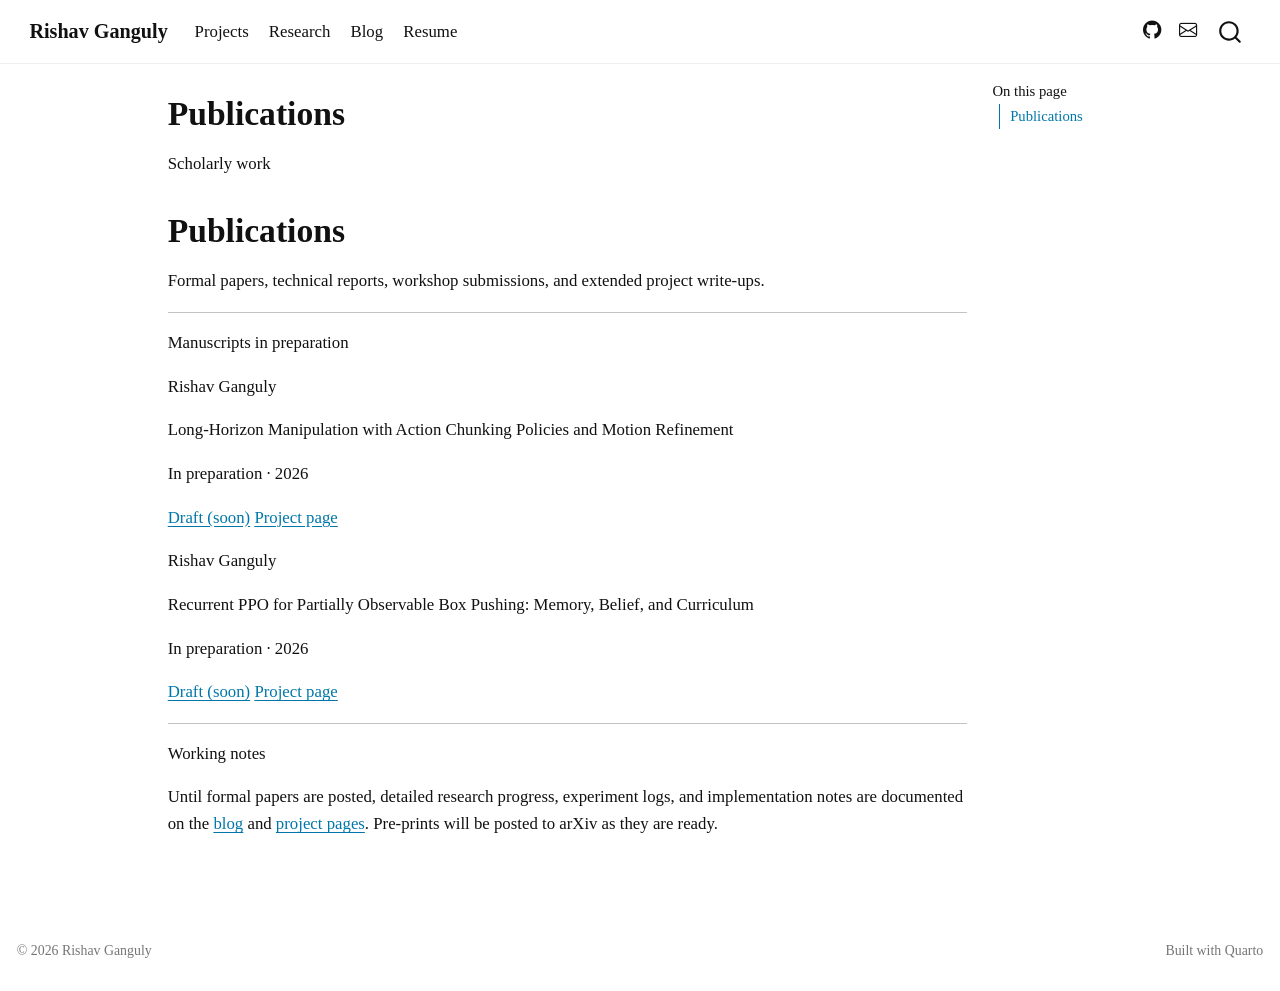
<file: publications.html>
<!DOCTYPE html>
<html xmlns="http://www.w3.org/1999/xhtml" lang="en" xml:lang="en"><head>

<meta charset="utf-8">
<meta name="generator" content="quarto-1.9.37">

<meta name="viewport" content="width=device-width, initial-scale=1.0, user-scalable=yes">


<title>Publications – Rishav Ganguly</title>
<style>
/* Default styles provided by pandoc.
** See https://pandoc.org/MANUAL.html#variables-for-html for config info.
*/
code{white-space: pre-wrap;}
span.smallcaps{font-variant: small-caps;}
div.columns{display: flex; gap: min(4vw, 1.5em);}
div.column{flex: auto; overflow-x: auto;}
div.hanging-indent{margin-left: 1.5em; text-indent: -1.5em;}
ul.task-list{list-style: none;}
ul.task-list li input[type="checkbox"] {
  width: 0.8em;
  margin: 0 0.8em 0.2em -1em; /* quarto-specific, see https://github.com/quarto-dev/quarto-cli/issues/4556 */ 
  vertical-align: middle;
}
</style>


<script src="site_libs/quarto-nav/quarto-nav.js"></script>
<script src="site_libs/quarto-nav/headroom.min.js"></script>
<script src="site_libs/clipboard/clipboard.min.js"></script>
<script src="site_libs/quarto-search/autocomplete.umd.js"></script>
<script src="site_libs/quarto-search/fuse.min.js"></script>
<script src="site_libs/quarto-search/quarto-search.js"></script>
<meta name="quarto:offset" content="./">
<script src="site_libs/quarto-html/quarto.js" type="module"></script>
<script src="site_libs/quarto-html/tabsets/tabsets.js" type="module"></script>
<script src="site_libs/quarto-html/popper.min.js"></script>
<script src="site_libs/quarto-html/tippy.umd.min.js"></script>
<script src="site_libs/quarto-html/anchor.min.js"></script>
<link href="site_libs/quarto-html/tippy.css" rel="stylesheet">
<link href="site_libs/quarto-html/quarto-syntax-highlighting-93bdecd2dc2603caa7018afb3525f449.css" rel="stylesheet" id="quarto-text-highlighting-styles">
<script src="site_libs/bootstrap/bootstrap.min.js"></script>
<link href="site_libs/bootstrap/bootstrap-icons.css" rel="stylesheet">
<link href="site_libs/bootstrap/bootstrap-15ab7f120959abaff44b6d0025bed884.min.css" rel="stylesheet" append-hash="true" id="quarto-bootstrap" data-mode="light">
<script id="quarto-search-options" type="application/json">{
  "location": "navbar",
  "copy-button": false,
  "collapse-after": 3,
  "panel-placement": "end",
  "type": "overlay",
  "limit": 50,
  "keyboard-shortcut": [
    "f",
    "/",
    "s"
  ],
  "show-item-context": false,
  "language": {
    "search-no-results-text": "No results",
    "search-matching-documents-text": "matching documents",
    "search-copy-link-title": "Copy link to search",
    "search-hide-matches-text": "Hide additional matches",
    "search-more-match-text": "more match in this document",
    "search-more-matches-text": "more matches in this document",
    "search-clear-button-title": "Clear",
    "search-text-placeholder": "",
    "search-detached-cancel-button-title": "Cancel",
    "search-submit-button-title": "Submit",
    "search-label": "Search"
  }
}</script>
<style>html{ scroll-behavior: smooth; }</style>


</head>

<body class="nav-fixed quarto-light">

<div id="quarto-search-results"></div>
  <header id="quarto-header" class="headroom fixed-top">
    <nav class="navbar navbar-expand-lg " data-bs-theme="dark">
      <div class="navbar-container container-fluid">
      <div class="navbar-brand-container mx-auto">
    <a class="navbar-brand" href="./index.html">
    <span class="navbar-title">Rishav Ganguly</span>
    </a>
  </div>
            <div id="quarto-search" class="" title="Search"></div>
          <button class="navbar-toggler" type="button" data-bs-toggle="collapse" data-bs-target="#navbarCollapse" aria-controls="navbarCollapse" role="menu" aria-expanded="false" aria-label="Toggle navigation" onclick="if (window.quartoToggleHeadroom) { window.quartoToggleHeadroom(); }">
  <span class="navbar-toggler-icon"></span>
</button>
          <div class="collapse navbar-collapse" id="navbarCollapse">
            <ul class="navbar-nav navbar-nav-scroll me-auto">
  <li class="nav-item">
    <a class="nav-link" href="./projects.html"> 
<span class="menu-text">Projects</span></a>
  </li>  
  <li class="nav-item">
    <a class="nav-link" href="./research.html"> 
<span class="menu-text">Research</span></a>
  </li>  
  <li class="nav-item">
    <a class="nav-link" href="./blog.html"> 
<span class="menu-text">Blog</span></a>
  </li>  
  <li class="nav-item">
    <a class="nav-link" href="https://drive.google.com/file/d/14EH48bHUWjHzkDU64A8buA190AhgrV0b/view?usp=sharing" target="_blank"> 
<span class="menu-text">Resume</span></a>
  </li>  
</ul>
            <ul class="navbar-nav navbar-nav-scroll ms-auto">
  <li class="nav-item compact">
    <a class="nav-link" href="https://github.com/rishavIITK22"> <i class="bi bi-github" role="img">
</i> 
<span class="menu-text"></span></a>
  </li>  
  <li class="nav-item compact">
    <a class="nav-link" href="mailto:rishavg22@iitk.ac.in"> <i class="bi bi-envelope" role="img">
</i> 
<span class="menu-text"></span></a>
  </li>  
</ul>
          </div> <!-- /navcollapse -->
            <div class="quarto-navbar-tools">
</div>
      </div> <!-- /container-fluid -->
    </nav>
</header>
<!-- content -->
<div id="quarto-content" class="quarto-container page-columns page-rows-contents page-layout-article page-navbar">
<!-- sidebar -->
<!-- margin-sidebar -->
    <div id="quarto-margin-sidebar" class="sidebar margin-sidebar">
        <nav id="TOC" role="doc-toc" class="toc-active">
    <h2 id="toc-title">On this page</h2>
   
  <ul>
  <li><a href="#publications" id="toc-publications" class="nav-link active" data-scroll-target="#publications">Publications</a></li>
  </ul>
</nav>
    </div>
<!-- main -->
<main class="content" id="quarto-document-content">

<header id="title-block-header" class="quarto-title-block default">
<div class="quarto-title">
<h1 class="title">Publications</h1>
</div>



<div class="quarto-title-meta">

    
  
    
  </div>
  


</header>


<div class="rg-hero-eyebrow">
<p>Scholarly work</p>
</div>
<section id="publications" class="level1">
<h1>Publications</h1>
<p>Formal papers, technical reports, workshop submissions, and extended project write-ups.</p>
<hr>
<div class="rg-section">
<div class="rg-section-label">
<p>Manuscripts in preparation</p>
</div>
</div>
<div class="rg-pub-entry">
<p class="rg-pub-authors">
Rishav Ganguly
</p>
<p class="rg-pub-title">
Long-Horizon Manipulation with Action Chunking Policies and Motion Refinement
</p>
<p class="rg-pub-venue">
In preparation · 2026
</p>
<div class="rg-pub-links">
<p><a class="rg-pub-link" href="#">Draft (soon)</a> <a class="rg-pub-link" href="./projects.html">Project page</a></p>
</div>
</div>
<div class="rg-pub-entry">
<p class="rg-pub-authors">
Rishav Ganguly
</p>
<p class="rg-pub-title">
Recurrent PPO for Partially Observable Box Pushing: Memory, Belief, and Curriculum
</p>
<p class="rg-pub-venue">
In preparation · 2026
</p>
<div class="rg-pub-links">
<p><a class="rg-pub-link" href="#">Draft (soon)</a> <a class="rg-pub-link" href="./projects.html">Project page</a></p>
</div>
</div>
<hr>
<div class="rg-section">
<div class="rg-section-label">
<p>Working notes</p>
</div>
</div>
<p>Until formal papers are posted, detailed research progress, experiment logs, and implementation notes are documented on the <a href="./blog.html">blog</a> and <a href="./projects.html">project pages</a>. Pre-prints will be posted to arXiv as they are ready.</p>


</section>

</main> <!-- /main -->
<script id="quarto-html-after-body" type="application/javascript">
  window.document.addEventListener("DOMContentLoaded", function (event) {
    const icon = "";
    const anchorJS = new window.AnchorJS();
    anchorJS.options = {
      placement: 'right',
      icon: icon
    };
    anchorJS.add('.anchored');
    const isCodeAnnotation = (el) => {
      for (const clz of el.classList) {
        if (clz.startsWith('code-annotation-')) {                     
          return true;
        }
      }
      return false;
    }
    const onCopySuccess = function(e) {
      // button target
      const button = e.trigger;
      // don't keep focus
      button.blur();
      // flash "checked"
      button.classList.add('code-copy-button-checked');
      var currentTitle = button.getAttribute("title");
      button.setAttribute("title", "Copied!");
      let tooltip;
      if (window.bootstrap) {
        button.setAttribute("data-bs-toggle", "tooltip");
        button.setAttribute("data-bs-placement", "left");
        button.setAttribute("data-bs-title", "Copied!");
        tooltip = new bootstrap.Tooltip(button, 
          { trigger: "manual", 
            customClass: "code-copy-button-tooltip",
            offset: [0, -8]});
        tooltip.show();    
      }
      setTimeout(function() {
        if (tooltip) {
          tooltip.hide();
          button.removeAttribute("data-bs-title");
          button.removeAttribute("data-bs-toggle");
          button.removeAttribute("data-bs-placement");
        }
        button.setAttribute("title", currentTitle);
        button.classList.remove('code-copy-button-checked');
      }, 1000);
      // clear code selection
      e.clearSelection();
    }
    const getTextToCopy = function(trigger) {
      const outerScaffold = trigger.parentElement.cloneNode(true);
      const codeEl = outerScaffold.querySelector('code');
      for (const childEl of codeEl.children) {
        if (isCodeAnnotation(childEl)) {
          childEl.remove();
        }
      }
      return codeEl.innerText;
    }
    const clipboard = new window.ClipboardJS('.code-copy-button:not([data-in-quarto-modal])', {
      text: getTextToCopy
    });
    clipboard.on('success', onCopySuccess);
    if (window.document.getElementById('quarto-embedded-source-code-modal')) {
      const clipboardModal = new window.ClipboardJS('.code-copy-button[data-in-quarto-modal]', {
        text: getTextToCopy,
        container: window.document.getElementById('quarto-embedded-source-code-modal')
      });
      clipboardModal.on('success', onCopySuccess);
    }
      var localhostRegex = new RegExp(/^(?:http|https):\/\/localhost\:?[0-9]*\//);
      var mailtoRegex = new RegExp(/^mailto:/);
        var filterRegex = new RegExp("https:\/\/rishaviitk22\.github\.io");
      var isInternal = (href) => {
          return filterRegex.test(href) || localhostRegex.test(href) || mailtoRegex.test(href);
      }
      // Inspect non-navigation links and adorn them if external
     var links = window.document.querySelectorAll('a[href]:not(.nav-link):not(.navbar-brand):not(.toc-action):not(.sidebar-link):not(.sidebar-item-toggle):not(.pagination-link):not(.no-external):not([aria-hidden]):not(.dropdown-item):not(.quarto-navigation-tool):not(.about-link)');
      for (var i=0; i<links.length; i++) {
        const link = links[i];
        if (!isInternal(link.href)) {
          // undo the damage that might have been done by quarto-nav.js in the case of
          // links that we want to consider external
          if (link.dataset.originalHref !== undefined) {
            link.href = link.dataset.originalHref;
          }
            // target, if specified
            link.setAttribute("target", "_blank");
            if (link.getAttribute("rel") === null) {
              link.setAttribute("rel", "noopener");
            }
        }
      }
    function tippyHover(el, contentFn, onTriggerFn, onUntriggerFn) {
      const config = {
        allowHTML: true,
        maxWidth: 500,
        delay: 100,
        arrow: false,
        appendTo: function(el) {
            return el.parentElement;
        },
        interactive: true,
        interactiveBorder: 10,
        theme: 'quarto',
        placement: 'bottom-start',
      };
      if (contentFn) {
        config.content = contentFn;
      }
      if (onTriggerFn) {
        config.onTrigger = onTriggerFn;
      }
      if (onUntriggerFn) {
        config.onUntrigger = onUntriggerFn;
      }
      window.tippy(el, config); 
    }
    const noterefs = window.document.querySelectorAll('a[role="doc-noteref"]');
    for (var i=0; i<noterefs.length; i++) {
      const ref = noterefs[i];
      tippyHover(ref, function() {
        // use id or data attribute instead here
        let href = ref.getAttribute('data-footnote-href') || ref.getAttribute('href');
        try { href = new URL(href).hash; } catch {}
        const id = href.replace(/^#\/?/, "");
        const note = window.document.getElementById(id);
        if (note) {
          return note.innerHTML;
        } else {
          return "";
        }
      });
    }
    const xrefs = window.document.querySelectorAll('a.quarto-xref');
    const processXRef = (id, note) => {
      // Strip column container classes
      const stripColumnClz = (el) => {
        el.classList.remove("page-full", "page-columns");
        if (el.children) {
          for (const child of el.children) {
            stripColumnClz(child);
          }
        }
      }
      stripColumnClz(note)
      if (id === null || id.startsWith('sec-')) {
        // Special case sections, only their first couple elements
        const container = document.createElement("div");
        if (note.children && note.children.length > 2) {
          container.appendChild(note.children[0].cloneNode(true));
          for (let i = 1; i < note.children.length; i++) {
            const child = note.children[i];
            if (child.tagName === "P" && child.innerText === "") {
              continue;
            } else {
              container.appendChild(child.cloneNode(true));
              break;
            }
          }
          if (window.Quarto?.typesetMath) {
            window.Quarto.typesetMath(container);
          }
          return container.innerHTML
        } else {
          if (window.Quarto?.typesetMath) {
            window.Quarto.typesetMath(note);
          }
          return note.innerHTML;
        }
      } else {
        // Remove any anchor links if they are present
        const anchorLink = note.querySelector('a.anchorjs-link');
        if (anchorLink) {
          anchorLink.remove();
        }
        if (window.Quarto?.typesetMath) {
          window.Quarto.typesetMath(note);
        }
        if (note.classList.contains("callout")) {
          return note.outerHTML;
        } else {
          return note.innerHTML;
        }
      }
    }
    for (var i=0; i<xrefs.length; i++) {
      const xref = xrefs[i];
      tippyHover(xref, undefined, function(instance) {
        instance.disable();
        let url = xref.getAttribute('href');
        let hash = undefined; 
        if (url.startsWith('#')) {
          hash = url;
        } else {
          try { hash = new URL(url).hash; } catch {}
        }
        if (hash) {
          const id = hash.replace(/^#\/?/, "");
          const note = window.document.getElementById(id);
          if (note !== null) {
            try {
              const html = processXRef(id, note.cloneNode(true));
              instance.setContent(html);
            } finally {
              instance.enable();
              instance.show();
            }
          } else {
            // See if we can fetch this
            fetch(url.split('#')[0])
            .then(res => res.text())
            .then(html => {
              const parser = new DOMParser();
              const htmlDoc = parser.parseFromString(html, "text/html");
              const note = htmlDoc.getElementById(id);
              if (note !== null) {
                const html = processXRef(id, note);
                instance.setContent(html);
              } 
            }).finally(() => {
              instance.enable();
              instance.show();
            });
          }
        } else {
          // See if we can fetch a full url (with no hash to target)
          // This is a special case and we should probably do some content thinning / targeting
          fetch(url)
          .then(res => res.text())
          .then(html => {
            const parser = new DOMParser();
            const htmlDoc = parser.parseFromString(html, "text/html");
            const note = htmlDoc.querySelector('main.content');
            if (note !== null) {
              // This should only happen for chapter cross references
              // (since there is no id in the URL)
              // remove the first header
              if (note.children.length > 0 && note.children[0].tagName === "HEADER") {
                note.children[0].remove();
              }
              const html = processXRef(null, note);
              instance.setContent(html);
            } 
          }).finally(() => {
            instance.enable();
            instance.show();
          });
        }
      }, function(instance) {
      });
    }
        let selectedAnnoteEl;
        const selectorForAnnotation = ( cell, annotation) => {
          let cellAttr = 'data-code-cell="' + cell + '"';
          let lineAttr = 'data-code-annotation="' +  annotation + '"';
          const selector = 'span[' + cellAttr + '][' + lineAttr + ']';
          return selector;
        }
        const selectCodeLines = (annoteEl) => {
          const doc = window.document;
          const targetCell = annoteEl.getAttribute("data-target-cell");
          const targetAnnotation = annoteEl.getAttribute("data-target-annotation");
          const annoteSpan = window.document.querySelector(selectorForAnnotation(targetCell, targetAnnotation));
          const lines = annoteSpan.getAttribute("data-code-lines").split(",");
          const lineIds = lines.map((line) => {
            return targetCell + "-" + line;
          })
          let top = null;
          let height = null;
          let parent = null;
          if (lineIds.length > 0) {
              //compute the position of the single el (top and bottom and make a div)
              const el = window.document.getElementById(lineIds[0]);
              top = el.offsetTop;
              height = el.offsetHeight;
              parent = el.parentElement.parentElement;
            if (lineIds.length > 1) {
              const lastEl = window.document.getElementById(lineIds[lineIds.length - 1]);
              const bottom = lastEl.offsetTop + lastEl.offsetHeight;
              height = bottom - top;
            }
            if (top !== null && height !== null && parent !== null) {
              // cook up a div (if necessary) and position it 
              let div = window.document.getElementById("code-annotation-line-highlight");
              if (div === null) {
                div = window.document.createElement("div");
                div.setAttribute("id", "code-annotation-line-highlight");
                div.style.position = 'absolute';
                parent.appendChild(div);
              }
              div.style.top = top - 2 + "px";
              div.style.height = height + 4 + "px";
              div.style.left = 0;
              let gutterDiv = window.document.getElementById("code-annotation-line-highlight-gutter");
              if (gutterDiv === null) {
                gutterDiv = window.document.createElement("div");
                gutterDiv.setAttribute("id", "code-annotation-line-highlight-gutter");
                gutterDiv.style.position = 'absolute';
                const codeCell = window.document.getElementById(targetCell);
                const gutter = codeCell.querySelector('.code-annotation-gutter');
                gutter.appendChild(gutterDiv);
              }
              gutterDiv.style.top = top - 2 + "px";
              gutterDiv.style.height = height + 4 + "px";
            }
            selectedAnnoteEl = annoteEl;
          }
        };
        const unselectCodeLines = () => {
          const elementsIds = ["code-annotation-line-highlight", "code-annotation-line-highlight-gutter"];
          elementsIds.forEach((elId) => {
            const div = window.document.getElementById(elId);
            if (div) {
              div.remove();
            }
          });
          selectedAnnoteEl = undefined;
        };
          // Handle positioning of the toggle
      window.addEventListener(
        "resize",
        throttle(() => {
          elRect = undefined;
          if (selectedAnnoteEl) {
            selectCodeLines(selectedAnnoteEl);
          }
        }, 10)
      );
      function throttle(fn, ms) {
      let throttle = false;
      let timer;
        return (...args) => {
          if(!throttle) { // first call gets through
              fn.apply(this, args);
              throttle = true;
          } else { // all the others get throttled
              if(timer) clearTimeout(timer); // cancel #2
              timer = setTimeout(() => {
                fn.apply(this, args);
                timer = throttle = false;
              }, ms);
          }
        };
      }
        // Attach click handler to the DT
        const annoteDls = window.document.querySelectorAll('dt[data-target-cell]');
        for (const annoteDlNode of annoteDls) {
          annoteDlNode.addEventListener('click', (event) => {
            const clickedEl = event.target;
            if (clickedEl !== selectedAnnoteEl) {
              unselectCodeLines();
              const activeEl = window.document.querySelector('dt[data-target-cell].code-annotation-active');
              if (activeEl) {
                activeEl.classList.remove('code-annotation-active');
              }
              selectCodeLines(clickedEl);
              clickedEl.classList.add('code-annotation-active');
            } else {
              // Unselect the line
              unselectCodeLines();
              clickedEl.classList.remove('code-annotation-active');
            }
          });
        }
    const findCites = (el) => {
      const parentEl = el.parentElement;
      if (parentEl) {
        const cites = parentEl.dataset.cites;
        if (cites) {
          return {
            el,
            cites: cites.split(' ')
          };
        } else {
          return findCites(el.parentElement)
        }
      } else {
        return undefined;
      }
    };
    var bibliorefs = window.document.querySelectorAll('a[role="doc-biblioref"]');
    for (var i=0; i<bibliorefs.length; i++) {
      const ref = bibliorefs[i];
      const citeInfo = findCites(ref);
      if (citeInfo) {
        tippyHover(citeInfo.el, function() {
          var popup = window.document.createElement('div');
          citeInfo.cites.forEach(function(cite) {
            var citeDiv = window.document.createElement('div');
            citeDiv.classList.add('hanging-indent');
            citeDiv.classList.add('csl-entry');
            var biblioDiv = window.document.getElementById('ref-' + cite);
            if (biblioDiv) {
              citeDiv.innerHTML = biblioDiv.innerHTML;
            }
            popup.appendChild(citeDiv);
          });
          return popup.innerHTML;
        });
      }
    }
  });
  </script>
</div> <!-- /content -->
<footer class="footer">
  <div class="nav-footer">
    <div class="nav-footer-left">
<p>© 2026 Rishav Ganguly</p>
</div>   
    <div class="nav-footer-center">
      &nbsp;
    </div>
    <div class="nav-footer-right">
<p>Built with Quarto</p>
</div>
  </div>
</footer>




<script src="site_libs/quarto-html/zenscroll-min.js"></script>
</body></html>
</file>
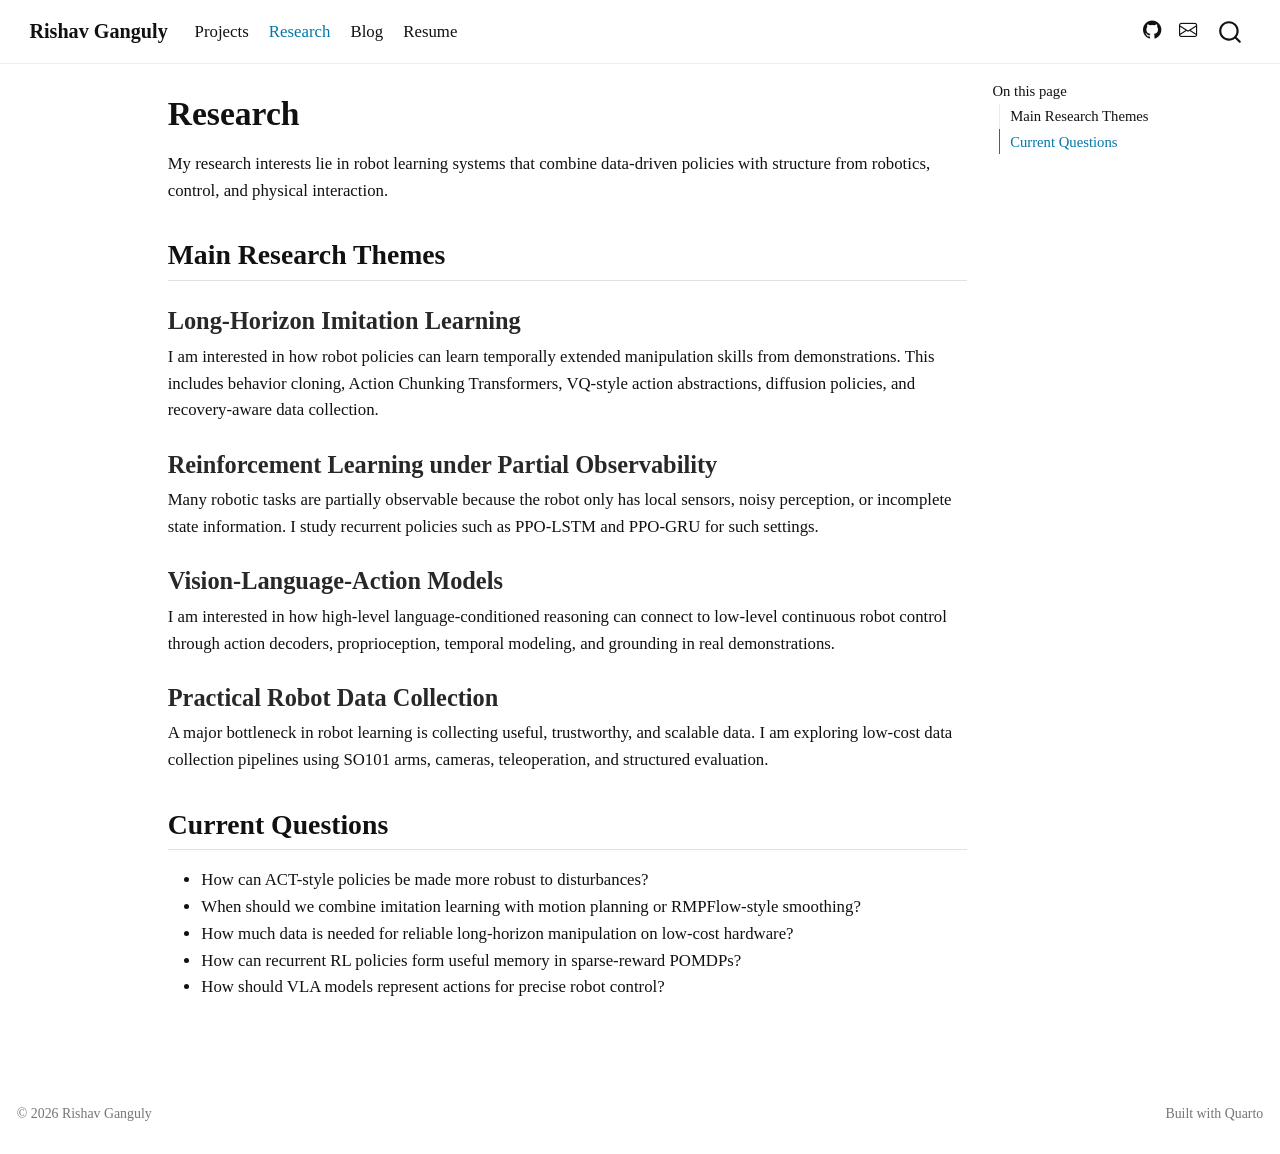
<file: research.html>
<!DOCTYPE html>
<html xmlns="http://www.w3.org/1999/xhtml" lang="en" xml:lang="en"><head>

<meta charset="utf-8">
<meta name="generator" content="quarto-1.9.37">

<meta name="viewport" content="width=device-width, initial-scale=1.0, user-scalable=yes">


<title>Research – Rishav Ganguly</title>
<style>
/* Default styles provided by pandoc.
** See https://pandoc.org/MANUAL.html#variables-for-html for config info.
*/
code{white-space: pre-wrap;}
span.smallcaps{font-variant: small-caps;}
div.columns{display: flex; gap: min(4vw, 1.5em);}
div.column{flex: auto; overflow-x: auto;}
div.hanging-indent{margin-left: 1.5em; text-indent: -1.5em;}
ul.task-list{list-style: none;}
ul.task-list li input[type="checkbox"] {
  width: 0.8em;
  margin: 0 0.8em 0.2em -1em; /* quarto-specific, see https://github.com/quarto-dev/quarto-cli/issues/4556 */ 
  vertical-align: middle;
}
</style>


<script src="site_libs/quarto-nav/quarto-nav.js"></script>
<script src="site_libs/quarto-nav/headroom.min.js"></script>
<script src="site_libs/clipboard/clipboard.min.js"></script>
<script src="site_libs/quarto-search/autocomplete.umd.js"></script>
<script src="site_libs/quarto-search/fuse.min.js"></script>
<script src="site_libs/quarto-search/quarto-search.js"></script>
<meta name="quarto:offset" content="./">
<script src="site_libs/quarto-html/quarto.js" type="module"></script>
<script src="site_libs/quarto-html/tabsets/tabsets.js" type="module"></script>
<script src="site_libs/quarto-html/popper.min.js"></script>
<script src="site_libs/quarto-html/tippy.umd.min.js"></script>
<script src="site_libs/quarto-html/anchor.min.js"></script>
<link href="site_libs/quarto-html/tippy.css" rel="stylesheet">
<link href="site_libs/quarto-html/quarto-syntax-highlighting-93bdecd2dc2603caa7018afb3525f449.css" rel="stylesheet" id="quarto-text-highlighting-styles">
<script src="site_libs/bootstrap/bootstrap.min.js"></script>
<link href="site_libs/bootstrap/bootstrap-icons.css" rel="stylesheet">
<link href="site_libs/bootstrap/bootstrap-15ab7f120959abaff44b6d0025bed884.min.css" rel="stylesheet" append-hash="true" id="quarto-bootstrap" data-mode="light">
<script id="quarto-search-options" type="application/json">{
  "location": "navbar",
  "copy-button": false,
  "collapse-after": 3,
  "panel-placement": "end",
  "type": "overlay",
  "limit": 50,
  "keyboard-shortcut": [
    "f",
    "/",
    "s"
  ],
  "show-item-context": false,
  "language": {
    "search-no-results-text": "No results",
    "search-matching-documents-text": "matching documents",
    "search-copy-link-title": "Copy link to search",
    "search-hide-matches-text": "Hide additional matches",
    "search-more-match-text": "more match in this document",
    "search-more-matches-text": "more matches in this document",
    "search-clear-button-title": "Clear",
    "search-text-placeholder": "",
    "search-detached-cancel-button-title": "Cancel",
    "search-submit-button-title": "Submit",
    "search-label": "Search"
  }
}</script>
<style>html{ scroll-behavior: smooth; }</style>


</head>

<body class="nav-fixed quarto-light">

<div id="quarto-search-results"></div>
  <header id="quarto-header" class="headroom fixed-top">
    <nav class="navbar navbar-expand-lg " data-bs-theme="dark">
      <div class="navbar-container container-fluid">
      <div class="navbar-brand-container mx-auto">
    <a class="navbar-brand" href="./index.html">
    <span class="navbar-title">Rishav Ganguly</span>
    </a>
  </div>
            <div id="quarto-search" class="" title="Search"></div>
          <button class="navbar-toggler" type="button" data-bs-toggle="collapse" data-bs-target="#navbarCollapse" aria-controls="navbarCollapse" role="menu" aria-expanded="false" aria-label="Toggle navigation" onclick="if (window.quartoToggleHeadroom) { window.quartoToggleHeadroom(); }">
  <span class="navbar-toggler-icon"></span>
</button>
          <div class="collapse navbar-collapse" id="navbarCollapse">
            <ul class="navbar-nav navbar-nav-scroll me-auto">
  <li class="nav-item">
    <a class="nav-link" href="./projects.html"> 
<span class="menu-text">Projects</span></a>
  </li>  
  <li class="nav-item">
    <a class="nav-link active" href="./research.html" aria-current="page"> 
<span class="menu-text">Research</span></a>
  </li>  
  <li class="nav-item">
    <a class="nav-link" href="./blog.html"> 
<span class="menu-text">Blog</span></a>
  </li>  
  <li class="nav-item">
    <a class="nav-link" href="https://drive.google.com/file/d/14EH48bHUWjHzkDU64A8buA190AhgrV0b/view?usp=sharing" target="_blank"> 
<span class="menu-text">Resume</span></a>
  </li>  
</ul>
            <ul class="navbar-nav navbar-nav-scroll ms-auto">
  <li class="nav-item compact">
    <a class="nav-link" href="https://github.com/rishavIITK22"> <i class="bi bi-github" role="img">
</i> 
<span class="menu-text"></span></a>
  </li>  
  <li class="nav-item compact">
    <a class="nav-link" href="mailto:rishavg22@iitk.ac.in"> <i class="bi bi-envelope" role="img">
</i> 
<span class="menu-text"></span></a>
  </li>  
</ul>
          </div> <!-- /navcollapse -->
            <div class="quarto-navbar-tools">
</div>
      </div> <!-- /container-fluid -->
    </nav>
</header>
<!-- content -->
<div id="quarto-content" class="quarto-container page-columns page-rows-contents page-layout-article page-navbar">
<!-- sidebar -->
<!-- margin-sidebar -->
    <div id="quarto-margin-sidebar" class="sidebar margin-sidebar">
        <nav id="TOC" role="doc-toc" class="toc-active">
    <h2 id="toc-title">On this page</h2>
   
  <ul>
  <li><a href="#main-research-themes" id="toc-main-research-themes" class="nav-link active" data-scroll-target="#main-research-themes">Main Research Themes</a>
  <ul class="collapse">
  <li><a href="#long-horizon-imitation-learning" id="toc-long-horizon-imitation-learning" class="nav-link" data-scroll-target="#long-horizon-imitation-learning">Long-Horizon Imitation Learning</a></li>
  <li><a href="#reinforcement-learning-under-partial-observability" id="toc-reinforcement-learning-under-partial-observability" class="nav-link" data-scroll-target="#reinforcement-learning-under-partial-observability">Reinforcement Learning under Partial Observability</a></li>
  <li><a href="#vision-language-action-models" id="toc-vision-language-action-models" class="nav-link" data-scroll-target="#vision-language-action-models">Vision-Language-Action Models</a></li>
  <li><a href="#practical-robot-data-collection" id="toc-practical-robot-data-collection" class="nav-link" data-scroll-target="#practical-robot-data-collection">Practical Robot Data Collection</a></li>
  </ul></li>
  <li><a href="#current-questions" id="toc-current-questions" class="nav-link" data-scroll-target="#current-questions">Current Questions</a></li>
  </ul>
</nav>
    </div>
<!-- main -->
<main class="content" id="quarto-document-content">

<header id="title-block-header" class="quarto-title-block default">
<div class="quarto-title">
<h1 class="title">Research</h1>
</div>



<div class="quarto-title-meta">

    
  
    
  </div>
  


</header>


<p>My research interests lie in robot learning systems that combine data-driven policies with structure from robotics, control, and physical interaction.</p>
<section id="main-research-themes" class="level2">
<h2 class="anchored" data-anchor-id="main-research-themes">Main Research Themes</h2>
<section id="long-horizon-imitation-learning" class="level3">
<h3 class="anchored" data-anchor-id="long-horizon-imitation-learning">Long-Horizon Imitation Learning</h3>
<p>I am interested in how robot policies can learn temporally extended manipulation skills from demonstrations. This includes behavior cloning, Action Chunking Transformers, VQ-style action abstractions, diffusion policies, and recovery-aware data collection.</p>
</section>
<section id="reinforcement-learning-under-partial-observability" class="level3">
<h3 class="anchored" data-anchor-id="reinforcement-learning-under-partial-observability">Reinforcement Learning under Partial Observability</h3>
<p>Many robotic tasks are partially observable because the robot only has local sensors, noisy perception, or incomplete state information. I study recurrent policies such as PPO-LSTM and PPO-GRU for such settings.</p>
</section>
<section id="vision-language-action-models" class="level3">
<h3 class="anchored" data-anchor-id="vision-language-action-models">Vision-Language-Action Models</h3>
<p>I am interested in how high-level language-conditioned reasoning can connect to low-level continuous robot control through action decoders, proprioception, temporal modeling, and grounding in real demonstrations.</p>
</section>
<section id="practical-robot-data-collection" class="level3">
<h3 class="anchored" data-anchor-id="practical-robot-data-collection">Practical Robot Data Collection</h3>
<p>A major bottleneck in robot learning is collecting useful, trustworthy, and scalable data. I am exploring low-cost data collection pipelines using SO101 arms, cameras, teleoperation, and structured evaluation.</p>
</section>
</section>
<section id="current-questions" class="level2">
<h2 class="anchored" data-anchor-id="current-questions">Current Questions</h2>
<ul>
<li>How can ACT-style policies be made more robust to disturbances?</li>
<li>When should we combine imitation learning with motion planning or RMPFlow-style smoothing?</li>
<li>How much data is needed for reliable long-horizon manipulation on low-cost hardware?</li>
<li>How can recurrent RL policies form useful memory in sparse-reward POMDPs?</li>
<li>How should VLA models represent actions for precise robot control?</li>
</ul>


</section>

</main> <!-- /main -->
<script id="quarto-html-after-body" type="application/javascript">
  window.document.addEventListener("DOMContentLoaded", function (event) {
    const icon = "";
    const anchorJS = new window.AnchorJS();
    anchorJS.options = {
      placement: 'right',
      icon: icon
    };
    anchorJS.add('.anchored');
    const isCodeAnnotation = (el) => {
      for (const clz of el.classList) {
        if (clz.startsWith('code-annotation-')) {                     
          return true;
        }
      }
      return false;
    }
    const onCopySuccess = function(e) {
      // button target
      const button = e.trigger;
      // don't keep focus
      button.blur();
      // flash "checked"
      button.classList.add('code-copy-button-checked');
      var currentTitle = button.getAttribute("title");
      button.setAttribute("title", "Copied!");
      let tooltip;
      if (window.bootstrap) {
        button.setAttribute("data-bs-toggle", "tooltip");
        button.setAttribute("data-bs-placement", "left");
        button.setAttribute("data-bs-title", "Copied!");
        tooltip = new bootstrap.Tooltip(button, 
          { trigger: "manual", 
            customClass: "code-copy-button-tooltip",
            offset: [0, -8]});
        tooltip.show();    
      }
      setTimeout(function() {
        if (tooltip) {
          tooltip.hide();
          button.removeAttribute("data-bs-title");
          button.removeAttribute("data-bs-toggle");
          button.removeAttribute("data-bs-placement");
        }
        button.setAttribute("title", currentTitle);
        button.classList.remove('code-copy-button-checked');
      }, 1000);
      // clear code selection
      e.clearSelection();
    }
    const getTextToCopy = function(trigger) {
      const outerScaffold = trigger.parentElement.cloneNode(true);
      const codeEl = outerScaffold.querySelector('code');
      for (const childEl of codeEl.children) {
        if (isCodeAnnotation(childEl)) {
          childEl.remove();
        }
      }
      return codeEl.innerText;
    }
    const clipboard = new window.ClipboardJS('.code-copy-button:not([data-in-quarto-modal])', {
      text: getTextToCopy
    });
    clipboard.on('success', onCopySuccess);
    if (window.document.getElementById('quarto-embedded-source-code-modal')) {
      const clipboardModal = new window.ClipboardJS('.code-copy-button[data-in-quarto-modal]', {
        text: getTextToCopy,
        container: window.document.getElementById('quarto-embedded-source-code-modal')
      });
      clipboardModal.on('success', onCopySuccess);
    }
      var localhostRegex = new RegExp(/^(?:http|https):\/\/localhost\:?[0-9]*\//);
      var mailtoRegex = new RegExp(/^mailto:/);
        var filterRegex = new RegExp("https:\/\/rishaviitk22\.github\.io");
      var isInternal = (href) => {
          return filterRegex.test(href) || localhostRegex.test(href) || mailtoRegex.test(href);
      }
      // Inspect non-navigation links and adorn them if external
     var links = window.document.querySelectorAll('a[href]:not(.nav-link):not(.navbar-brand):not(.toc-action):not(.sidebar-link):not(.sidebar-item-toggle):not(.pagination-link):not(.no-external):not([aria-hidden]):not(.dropdown-item):not(.quarto-navigation-tool):not(.about-link)');
      for (var i=0; i<links.length; i++) {
        const link = links[i];
        if (!isInternal(link.href)) {
          // undo the damage that might have been done by quarto-nav.js in the case of
          // links that we want to consider external
          if (link.dataset.originalHref !== undefined) {
            link.href = link.dataset.originalHref;
          }
            // target, if specified
            link.setAttribute("target", "_blank");
            if (link.getAttribute("rel") === null) {
              link.setAttribute("rel", "noopener");
            }
        }
      }
    function tippyHover(el, contentFn, onTriggerFn, onUntriggerFn) {
      const config = {
        allowHTML: true,
        maxWidth: 500,
        delay: 100,
        arrow: false,
        appendTo: function(el) {
            return el.parentElement;
        },
        interactive: true,
        interactiveBorder: 10,
        theme: 'quarto',
        placement: 'bottom-start',
      };
      if (contentFn) {
        config.content = contentFn;
      }
      if (onTriggerFn) {
        config.onTrigger = onTriggerFn;
      }
      if (onUntriggerFn) {
        config.onUntrigger = onUntriggerFn;
      }
      window.tippy(el, config); 
    }
    const noterefs = window.document.querySelectorAll('a[role="doc-noteref"]');
    for (var i=0; i<noterefs.length; i++) {
      const ref = noterefs[i];
      tippyHover(ref, function() {
        // use id or data attribute instead here
        let href = ref.getAttribute('data-footnote-href') || ref.getAttribute('href');
        try { href = new URL(href).hash; } catch {}
        const id = href.replace(/^#\/?/, "");
        const note = window.document.getElementById(id);
        if (note) {
          return note.innerHTML;
        } else {
          return "";
        }
      });
    }
    const xrefs = window.document.querySelectorAll('a.quarto-xref');
    const processXRef = (id, note) => {
      // Strip column container classes
      const stripColumnClz = (el) => {
        el.classList.remove("page-full", "page-columns");
        if (el.children) {
          for (const child of el.children) {
            stripColumnClz(child);
          }
        }
      }
      stripColumnClz(note)
      if (id === null || id.startsWith('sec-')) {
        // Special case sections, only their first couple elements
        const container = document.createElement("div");
        if (note.children && note.children.length > 2) {
          container.appendChild(note.children[0].cloneNode(true));
          for (let i = 1; i < note.children.length; i++) {
            const child = note.children[i];
            if (child.tagName === "P" && child.innerText === "") {
              continue;
            } else {
              container.appendChild(child.cloneNode(true));
              break;
            }
          }
          if (window.Quarto?.typesetMath) {
            window.Quarto.typesetMath(container);
          }
          return container.innerHTML
        } else {
          if (window.Quarto?.typesetMath) {
            window.Quarto.typesetMath(note);
          }
          return note.innerHTML;
        }
      } else {
        // Remove any anchor links if they are present
        const anchorLink = note.querySelector('a.anchorjs-link');
        if (anchorLink) {
          anchorLink.remove();
        }
        if (window.Quarto?.typesetMath) {
          window.Quarto.typesetMath(note);
        }
        if (note.classList.contains("callout")) {
          return note.outerHTML;
        } else {
          return note.innerHTML;
        }
      }
    }
    for (var i=0; i<xrefs.length; i++) {
      const xref = xrefs[i];
      tippyHover(xref, undefined, function(instance) {
        instance.disable();
        let url = xref.getAttribute('href');
        let hash = undefined; 
        if (url.startsWith('#')) {
          hash = url;
        } else {
          try { hash = new URL(url).hash; } catch {}
        }
        if (hash) {
          const id = hash.replace(/^#\/?/, "");
          const note = window.document.getElementById(id);
          if (note !== null) {
            try {
              const html = processXRef(id, note.cloneNode(true));
              instance.setContent(html);
            } finally {
              instance.enable();
              instance.show();
            }
          } else {
            // See if we can fetch this
            fetch(url.split('#')[0])
            .then(res => res.text())
            .then(html => {
              const parser = new DOMParser();
              const htmlDoc = parser.parseFromString(html, "text/html");
              const note = htmlDoc.getElementById(id);
              if (note !== null) {
                const html = processXRef(id, note);
                instance.setContent(html);
              } 
            }).finally(() => {
              instance.enable();
              instance.show();
            });
          }
        } else {
          // See if we can fetch a full url (with no hash to target)
          // This is a special case and we should probably do some content thinning / targeting
          fetch(url)
          .then(res => res.text())
          .then(html => {
            const parser = new DOMParser();
            const htmlDoc = parser.parseFromString(html, "text/html");
            const note = htmlDoc.querySelector('main.content');
            if (note !== null) {
              // This should only happen for chapter cross references
              // (since there is no id in the URL)
              // remove the first header
              if (note.children.length > 0 && note.children[0].tagName === "HEADER") {
                note.children[0].remove();
              }
              const html = processXRef(null, note);
              instance.setContent(html);
            } 
          }).finally(() => {
            instance.enable();
            instance.show();
          });
        }
      }, function(instance) {
      });
    }
        let selectedAnnoteEl;
        const selectorForAnnotation = ( cell, annotation) => {
          let cellAttr = 'data-code-cell="' + cell + '"';
          let lineAttr = 'data-code-annotation="' +  annotation + '"';
          const selector = 'span[' + cellAttr + '][' + lineAttr + ']';
          return selector;
        }
        const selectCodeLines = (annoteEl) => {
          const doc = window.document;
          const targetCell = annoteEl.getAttribute("data-target-cell");
          const targetAnnotation = annoteEl.getAttribute("data-target-annotation");
          const annoteSpan = window.document.querySelector(selectorForAnnotation(targetCell, targetAnnotation));
          const lines = annoteSpan.getAttribute("data-code-lines").split(",");
          const lineIds = lines.map((line) => {
            return targetCell + "-" + line;
          })
          let top = null;
          let height = null;
          let parent = null;
          if (lineIds.length > 0) {
              //compute the position of the single el (top and bottom and make a div)
              const el = window.document.getElementById(lineIds[0]);
              top = el.offsetTop;
              height = el.offsetHeight;
              parent = el.parentElement.parentElement;
            if (lineIds.length > 1) {
              const lastEl = window.document.getElementById(lineIds[lineIds.length - 1]);
              const bottom = lastEl.offsetTop + lastEl.offsetHeight;
              height = bottom - top;
            }
            if (top !== null && height !== null && parent !== null) {
              // cook up a div (if necessary) and position it 
              let div = window.document.getElementById("code-annotation-line-highlight");
              if (div === null) {
                div = window.document.createElement("div");
                div.setAttribute("id", "code-annotation-line-highlight");
                div.style.position = 'absolute';
                parent.appendChild(div);
              }
              div.style.top = top - 2 + "px";
              div.style.height = height + 4 + "px";
              div.style.left = 0;
              let gutterDiv = window.document.getElementById("code-annotation-line-highlight-gutter");
              if (gutterDiv === null) {
                gutterDiv = window.document.createElement("div");
                gutterDiv.setAttribute("id", "code-annotation-line-highlight-gutter");
                gutterDiv.style.position = 'absolute';
                const codeCell = window.document.getElementById(targetCell);
                const gutter = codeCell.querySelector('.code-annotation-gutter');
                gutter.appendChild(gutterDiv);
              }
              gutterDiv.style.top = top - 2 + "px";
              gutterDiv.style.height = height + 4 + "px";
            }
            selectedAnnoteEl = annoteEl;
          }
        };
        const unselectCodeLines = () => {
          const elementsIds = ["code-annotation-line-highlight", "code-annotation-line-highlight-gutter"];
          elementsIds.forEach((elId) => {
            const div = window.document.getElementById(elId);
            if (div) {
              div.remove();
            }
          });
          selectedAnnoteEl = undefined;
        };
          // Handle positioning of the toggle
      window.addEventListener(
        "resize",
        throttle(() => {
          elRect = undefined;
          if (selectedAnnoteEl) {
            selectCodeLines(selectedAnnoteEl);
          }
        }, 10)
      );
      function throttle(fn, ms) {
      let throttle = false;
      let timer;
        return (...args) => {
          if(!throttle) { // first call gets through
              fn.apply(this, args);
              throttle = true;
          } else { // all the others get throttled
              if(timer) clearTimeout(timer); // cancel #2
              timer = setTimeout(() => {
                fn.apply(this, args);
                timer = throttle = false;
              }, ms);
          }
        };
      }
        // Attach click handler to the DT
        const annoteDls = window.document.querySelectorAll('dt[data-target-cell]');
        for (const annoteDlNode of annoteDls) {
          annoteDlNode.addEventListener('click', (event) => {
            const clickedEl = event.target;
            if (clickedEl !== selectedAnnoteEl) {
              unselectCodeLines();
              const activeEl = window.document.querySelector('dt[data-target-cell].code-annotation-active');
              if (activeEl) {
                activeEl.classList.remove('code-annotation-active');
              }
              selectCodeLines(clickedEl);
              clickedEl.classList.add('code-annotation-active');
            } else {
              // Unselect the line
              unselectCodeLines();
              clickedEl.classList.remove('code-annotation-active');
            }
          });
        }
    const findCites = (el) => {
      const parentEl = el.parentElement;
      if (parentEl) {
        const cites = parentEl.dataset.cites;
        if (cites) {
          return {
            el,
            cites: cites.split(' ')
          };
        } else {
          return findCites(el.parentElement)
        }
      } else {
        return undefined;
      }
    };
    var bibliorefs = window.document.querySelectorAll('a[role="doc-biblioref"]');
    for (var i=0; i<bibliorefs.length; i++) {
      const ref = bibliorefs[i];
      const citeInfo = findCites(ref);
      if (citeInfo) {
        tippyHover(citeInfo.el, function() {
          var popup = window.document.createElement('div');
          citeInfo.cites.forEach(function(cite) {
            var citeDiv = window.document.createElement('div');
            citeDiv.classList.add('hanging-indent');
            citeDiv.classList.add('csl-entry');
            var biblioDiv = window.document.getElementById('ref-' + cite);
            if (biblioDiv) {
              citeDiv.innerHTML = biblioDiv.innerHTML;
            }
            popup.appendChild(citeDiv);
          });
          return popup.innerHTML;
        });
      }
    }
  });
  </script>
</div> <!-- /content -->
<footer class="footer">
  <div class="nav-footer">
    <div class="nav-footer-left">
<p>© 2026 Rishav Ganguly</p>
</div>   
    <div class="nav-footer-center">
      &nbsp;
    </div>
    <div class="nav-footer-right">
<p>Built with Quarto</p>
</div>
  </div>
</footer>




<script src="site_libs/quarto-html/zenscroll-min.js"></script>
</body></html>
</file>
<file: site_libs/quarto-html/tippy.css>
.tippy-box[data-animation=fade][data-state=hidden]{opacity:0}[data-tippy-root]{max-width:calc(100vw - 10px)}.tippy-box{position:relative;background-color:#333;color:#fff;border-radius:4px;font-size:14px;line-height:1.4;white-space:normal;outline:0;transition-property:transform,visibility,opacity}.tippy-box[data-placement^=top]>.tippy-arrow{bottom:0}.tippy-box[data-placement^=top]>.tippy-arrow:before{bottom:-7px;left:0;border-width:8px 8px 0;border-top-color:initial;transform-origin:center top}.tippy-box[data-placement^=bottom]>.tippy-arrow{top:0}.tippy-box[data-placement^=bottom]>.tippy-arrow:before{top:-7px;left:0;border-width:0 8px 8px;border-bottom-color:initial;transform-origin:center bottom}.tippy-box[data-placement^=left]>.tippy-arrow{right:0}.tippy-box[data-placement^=left]>.tippy-arrow:before{border-width:8px 0 8px 8px;border-left-color:initial;right:-7px;transform-origin:center left}.tippy-box[data-placement^=right]>.tippy-arrow{left:0}.tippy-box[data-placement^=right]>.tippy-arrow:before{left:-7px;border-width:8px 8px 8px 0;border-right-color:initial;transform-origin:center right}.tippy-box[data-inertia][data-state=visible]{transition-timing-function:cubic-bezier(.54,1.5,.38,1.11)}.tippy-arrow{width:16px;height:16px;color:#333}.tippy-arrow:before{content:"";position:absolute;border-color:transparent;border-style:solid}.tippy-content{position:relative;padding:5px 9px;z-index:1}
</file>
<file: site_libs/quarto-html/quarto-syntax-highlighting-93bdecd2dc2603caa7018afb3525f449.css>
/* quarto syntax highlight colors */
:root {
  --quarto-hl-ot-color: #003B4F;
  --quarto-hl-at-color: #657422;
  --quarto-hl-ss-color: #20794D;
  --quarto-hl-an-color: #5E5E5E;
  --quarto-hl-fu-color: #4758AB;
  --quarto-hl-st-color: #20794D;
  --quarto-hl-cf-color: #003B4F;
  --quarto-hl-op-color: #5E5E5E;
  --quarto-hl-er-color: #AD0000;
  --quarto-hl-bn-color: #AD0000;
  --quarto-hl-al-color: #AD0000;
  --quarto-hl-va-color: #111111;
  --quarto-hl-bu-color: inherit;
  --quarto-hl-ex-color: inherit;
  --quarto-hl-pp-color: #AD0000;
  --quarto-hl-in-color: #5E5E5E;
  --quarto-hl-vs-color: #20794D;
  --quarto-hl-wa-color: #5E5E5E;
  --quarto-hl-do-color: #5E5E5E;
  --quarto-hl-im-color: #00769E;
  --quarto-hl-ch-color: #20794D;
  --quarto-hl-dt-color: #AD0000;
  --quarto-hl-fl-color: #AD0000;
  --quarto-hl-co-color: #5E5E5E;
  --quarto-hl-cv-color: #5E5E5E;
  --quarto-hl-cn-color: #8f5902;
  --quarto-hl-sc-color: #5E5E5E;
  --quarto-hl-dv-color: #AD0000;
  --quarto-hl-kw-color: #003B4F;
}

/* other quarto variables */
:root {
  --quarto-font-monospace: "JetBrains Mono", "Fira Code", Consolas, monospace;
}

/* syntax highlight based on Pandoc's rules */
pre > code.sourceCode > span {
  color: #003B4F;
}

code.sourceCode > span {
  color: #003B4F;
}

div.sourceCode,
div.sourceCode pre.sourceCode {
  color: #003B4F;
}

/* Normal */
code span {
  color: #003B4F;
}

/* Alert */
code span.al {
  color: #AD0000;
  font-style: inherit;
}

/* Annotation */
code span.an {
  color: #5E5E5E;
  font-style: inherit;
}

/* Attribute */
code span.at {
  color: #657422;
  font-style: inherit;
}

/* BaseN */
code span.bn {
  color: #AD0000;
  font-style: inherit;
}

/* BuiltIn */
code span.bu {
  font-style: inherit;
}

/* ControlFlow */
code span.cf {
  color: #003B4F;
  font-weight: bold;
  font-style: inherit;
}

/* Char */
code span.ch {
  color: #20794D;
  font-style: inherit;
}

/* Constant */
code span.cn {
  color: #8f5902;
  font-style: inherit;
}

/* Comment */
code span.co {
  color: #5E5E5E;
  font-style: inherit;
}

/* CommentVar */
code span.cv {
  color: #5E5E5E;
  font-style: italic;
}

/* Documentation */
code span.do {
  color: #5E5E5E;
  font-style: italic;
}

/* DataType */
code span.dt {
  color: #AD0000;
  font-style: inherit;
}

/* DecVal */
code span.dv {
  color: #AD0000;
  font-style: inherit;
}

/* Error */
code span.er {
  color: #AD0000;
  font-style: inherit;
}

/* Extension */
code span.ex {
  font-style: inherit;
}

/* Float */
code span.fl {
  color: #AD0000;
  font-style: inherit;
}

/* Function */
code span.fu {
  color: #4758AB;
  font-style: inherit;
}

/* Import */
code span.im {
  color: #00769E;
  font-style: inherit;
}

/* Information */
code span.in {
  color: #5E5E5E;
  font-style: inherit;
}

/* Keyword */
code span.kw {
  color: #003B4F;
  font-weight: bold;
  font-style: inherit;
}

/* Operator */
code span.op {
  color: #5E5E5E;
  font-style: inherit;
}

/* Other */
code span.ot {
  color: #003B4F;
  font-style: inherit;
}

/* Preprocessor */
code span.pp {
  color: #AD0000;
  font-style: inherit;
}

/* SpecialChar */
code span.sc {
  color: #5E5E5E;
  font-style: inherit;
}

/* SpecialString */
code span.ss {
  color: #20794D;
  font-style: inherit;
}

/* String */
code span.st {
  color: #20794D;
  font-style: inherit;
}

/* Variable */
code span.va {
  color: #111111;
  font-style: inherit;
}

/* VerbatimString */
code span.vs {
  color: #20794D;
  font-style: inherit;
}

/* Warning */
code span.wa {
  color: #5E5E5E;
  font-style: italic;
}

.prevent-inlining {
  content: "</";
}

/*# sourceMappingURL=f06ea4981f4ddb4a556e2a328c202575.css.map */
</file>
